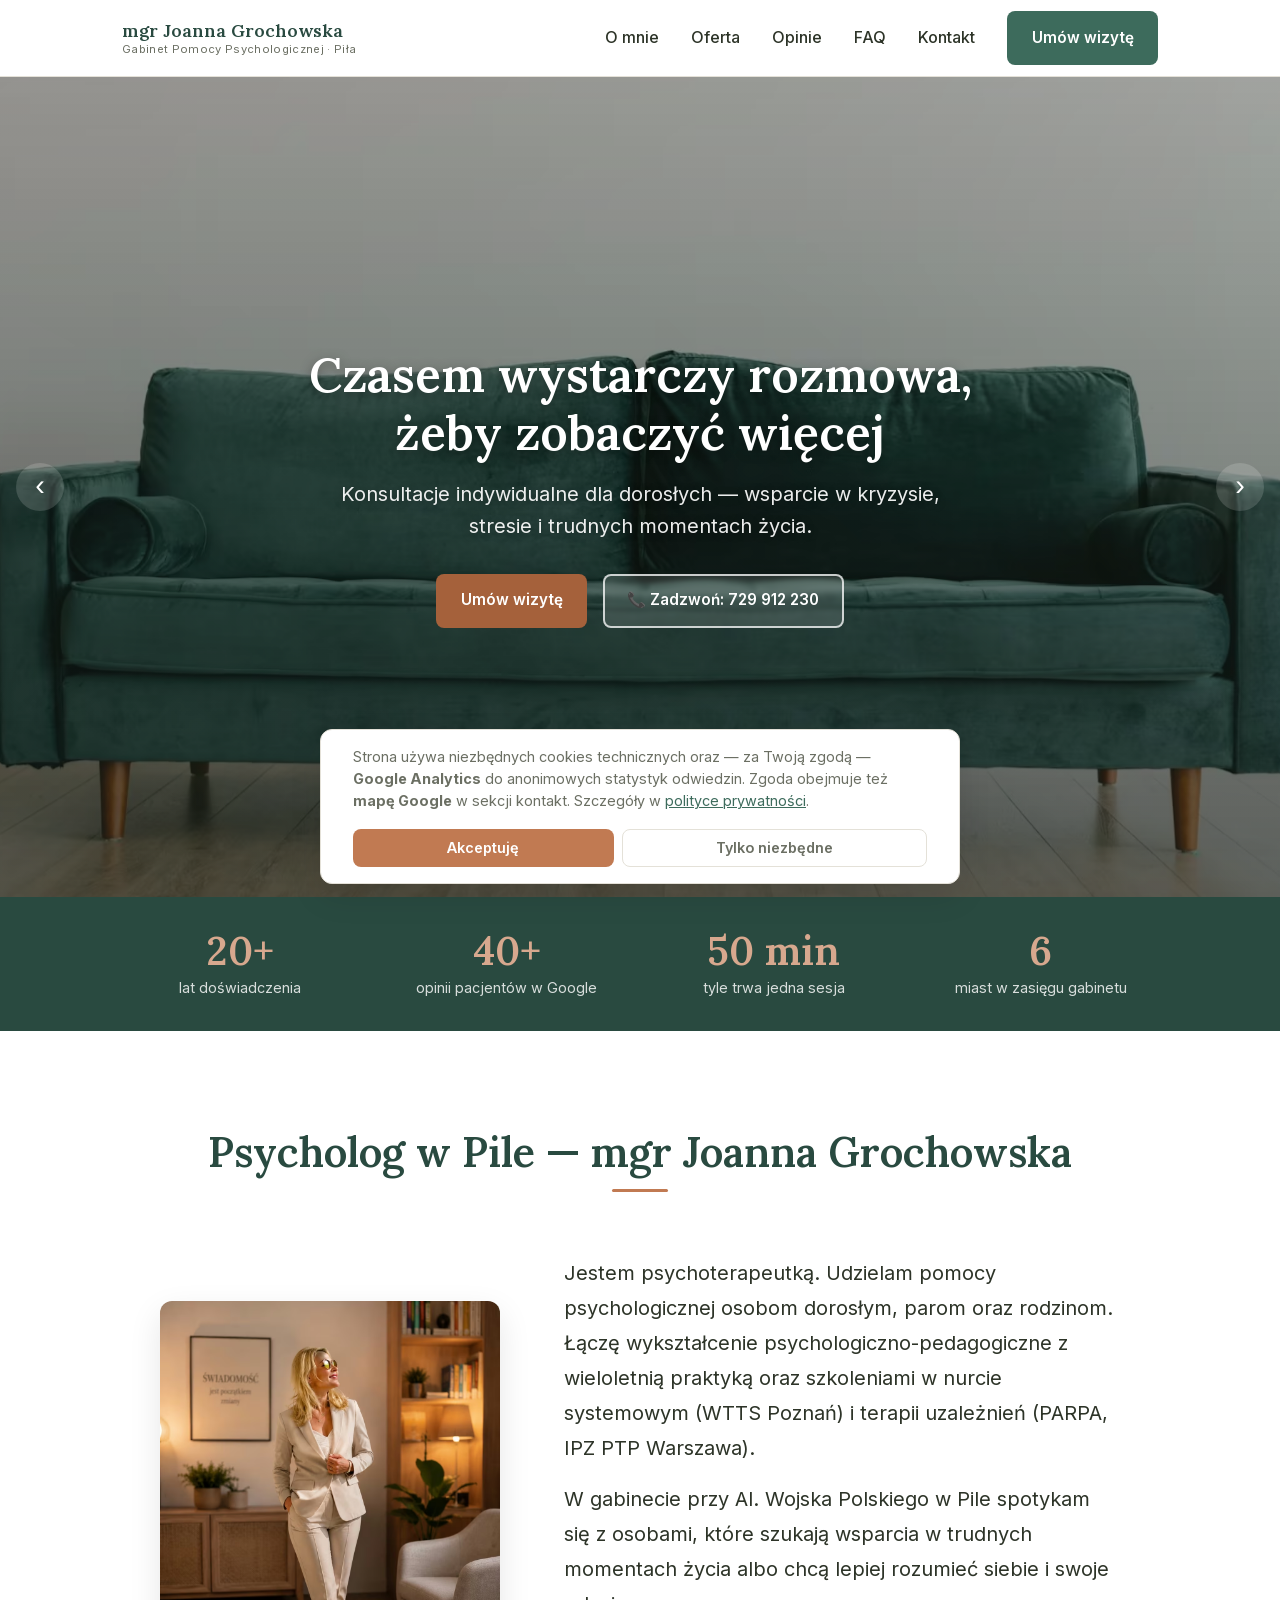
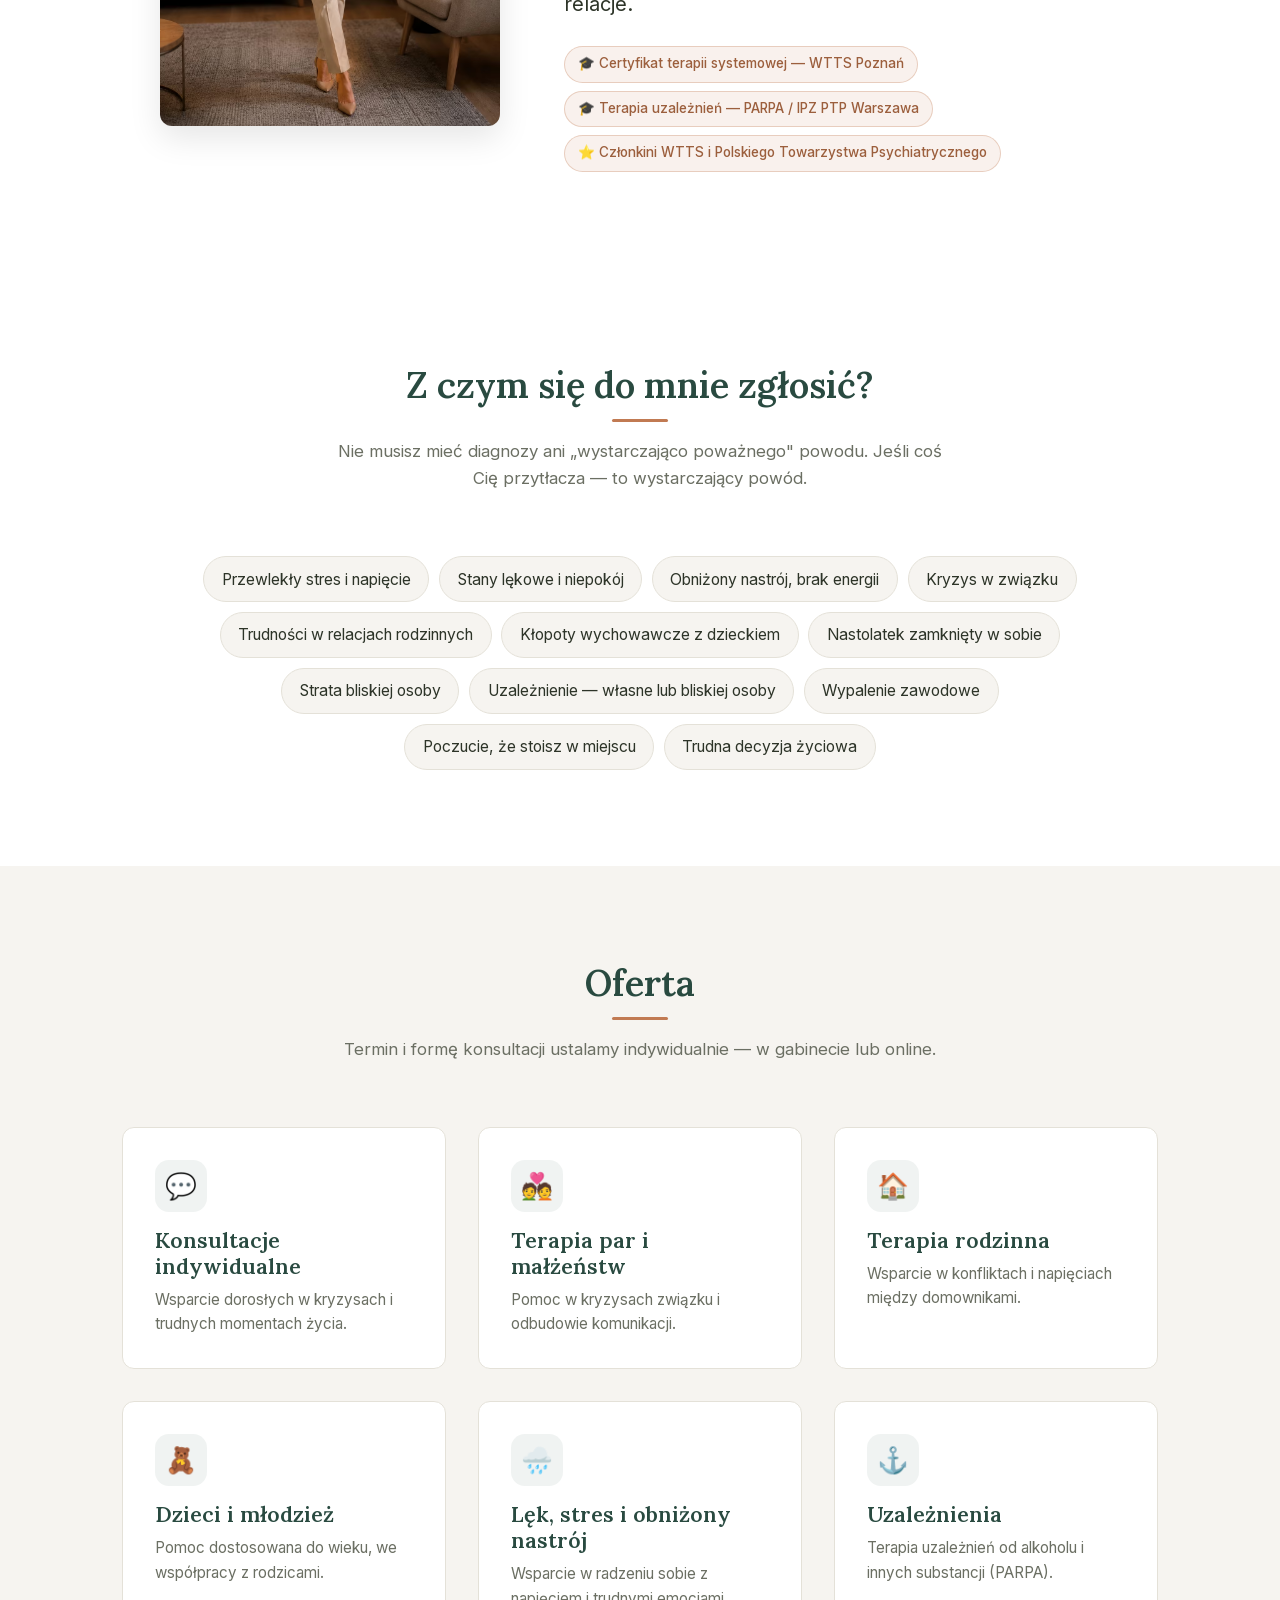
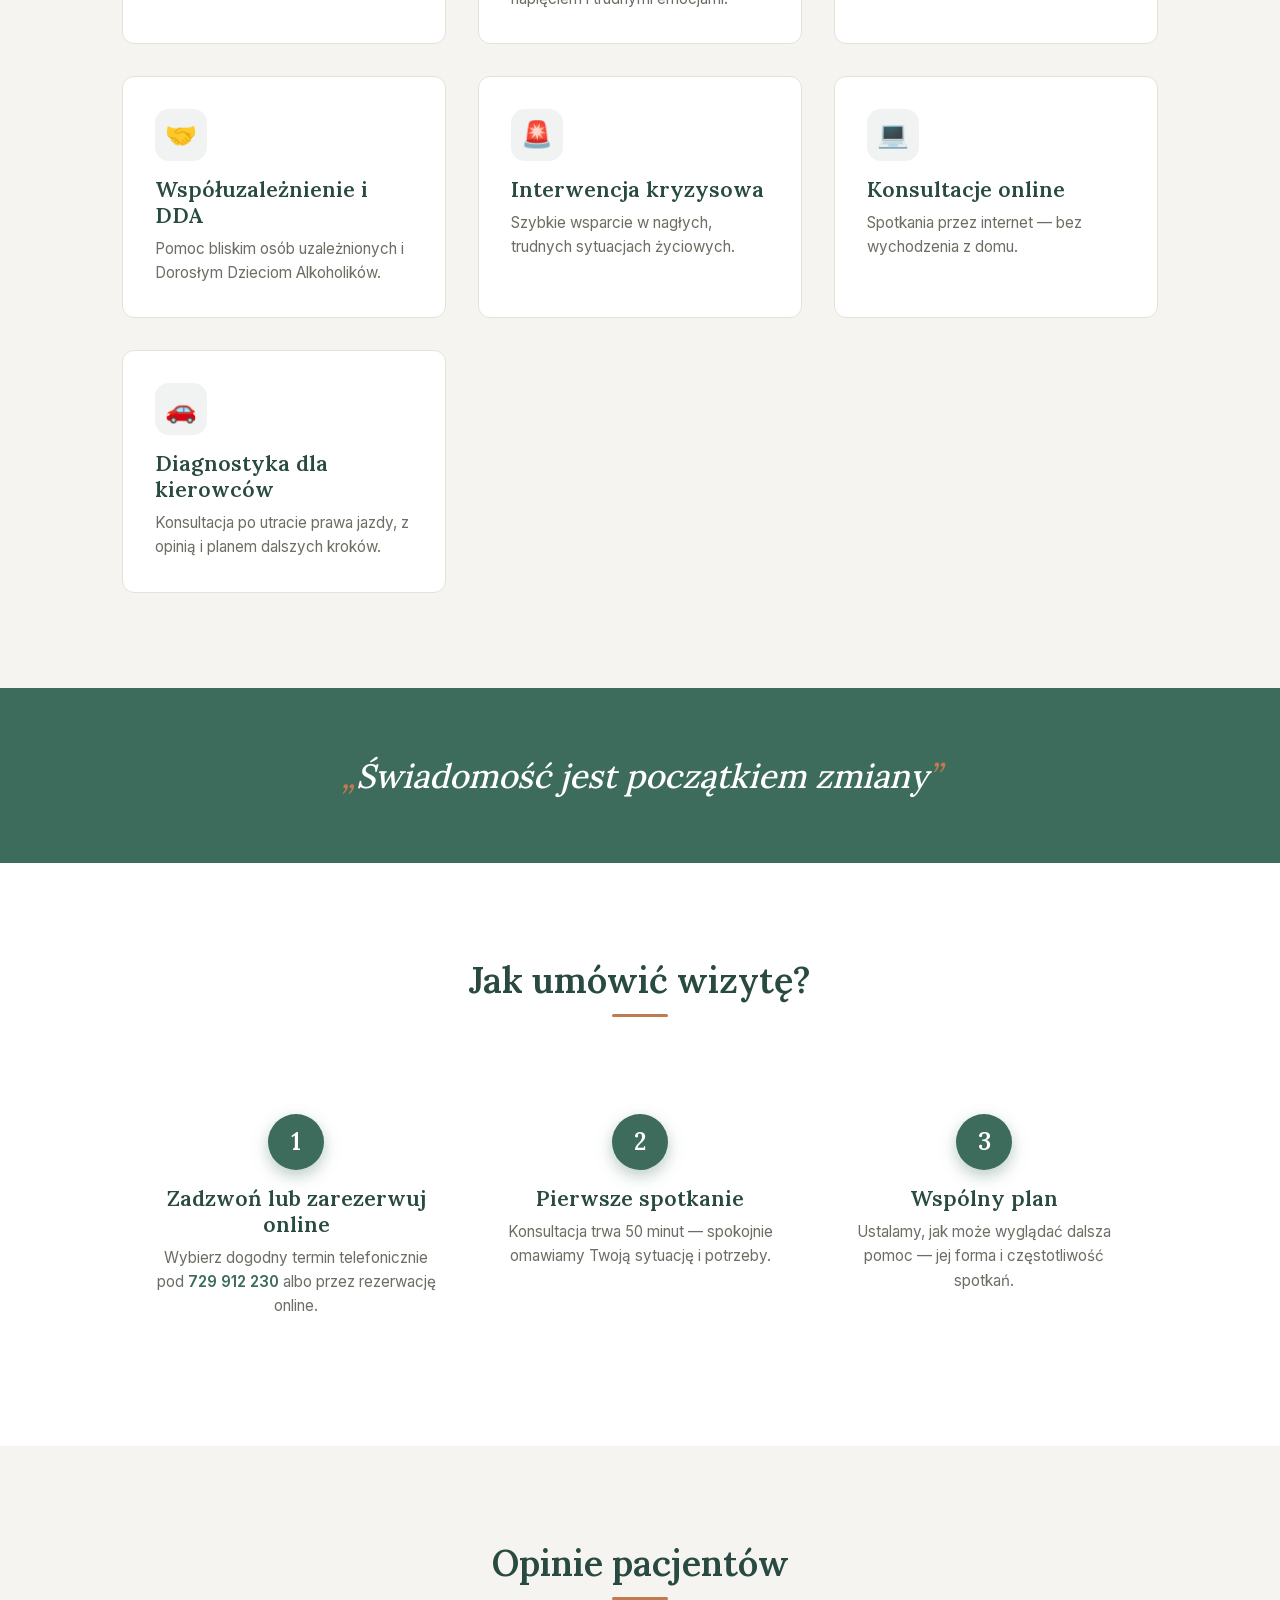
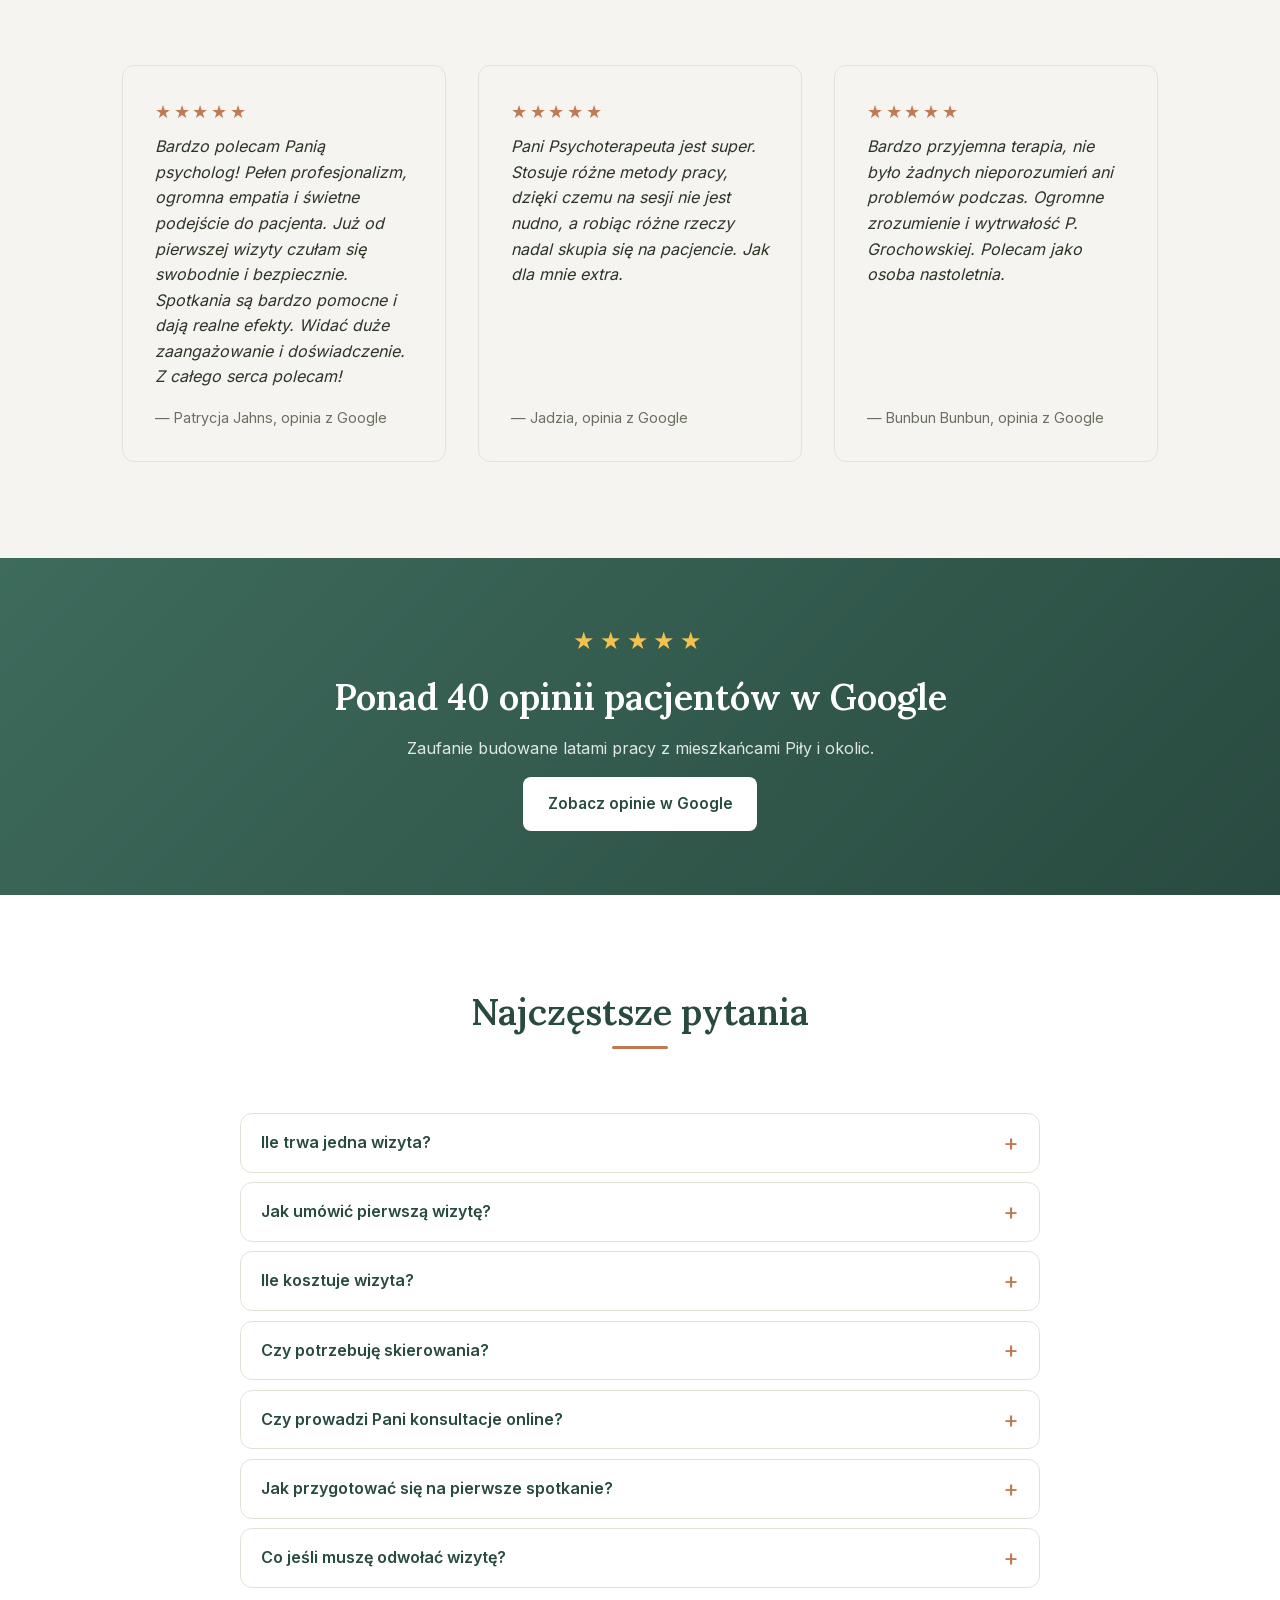
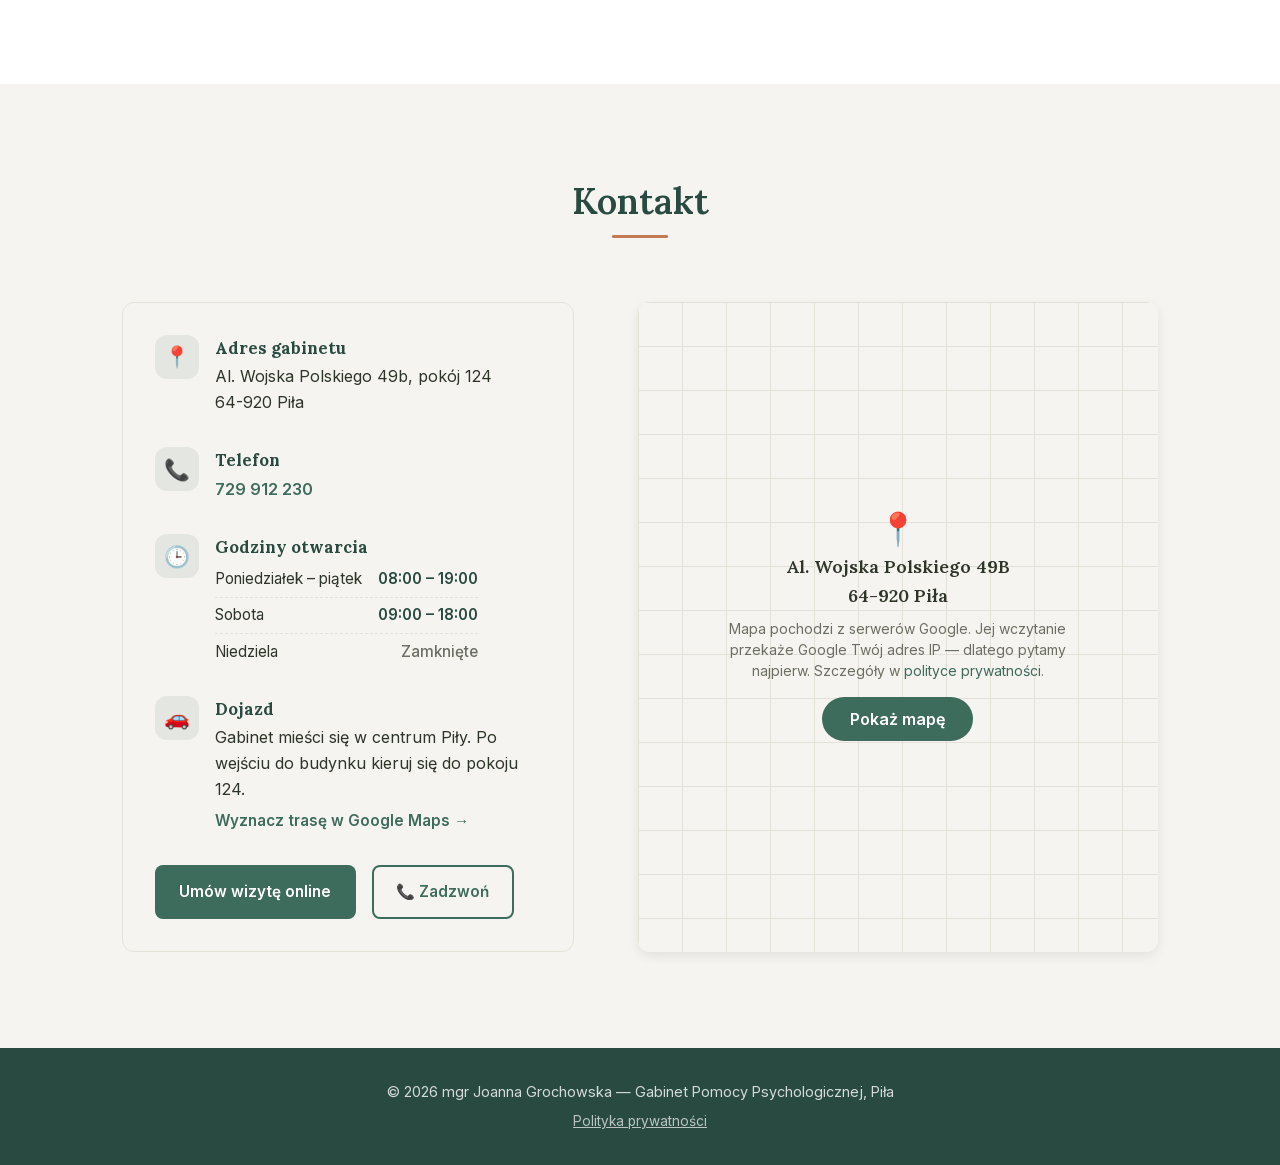
<file: index.html>
<!DOCTYPE html>
<html lang="pl">
<head>
  <meta charset="UTF-8">
  <meta name="viewport" content="width=device-width, initial-scale=1.0">

  <title>Psycholog Piła – mgr Joanna Grochowska | Pomoc psychologiczna</title>
  <meta name="description" content="Psycholog w Pile – mgr Joanna Grochowska. Konsultacje indywidualne, dla par, rodzin, dzieci i młodzieży. Al. Wojska Polskiego 49b. Umów wizytę: 729 912 230.">
  <meta name="author" content="mgr Joanna Grochowska">
  <meta name="robots" content="index, follow, max-image-preview:large, max-snippet:-1">
  <link rel="canonical" href="https://pilapsycholog.pl/">

  <!-- Lokalne SEO -->
  <meta name="geo.region" content="PL-WP">
  <meta name="geo.placename" content="Piła">
  <meta name="geo.position" content="53.1528973;16.7112972">
  <meta name="ICBM" content="53.1528973, 16.7112972">

  <!-- Open Graph (podgląd linku na Facebooku/WhatsAppie) -->
  <meta property="og:type" content="website">
  <meta property="og:locale" content="pl_PL">
  <meta property="og:site_name" content="Gabinet Pomocy Psychologicznej mgr Joanna Grochowska">
  <meta property="og:title" content="Psycholog Piła – mgr Joanna Grochowska">
  <meta property="og:description" content="Konsultacje indywidualne, dla par, rodzin, dzieci i młodzieży. Gabinet przy Al. Wojska Polskiego 49b w Pile.">
  <meta property="og:url" content="https://pilapsycholog.pl/">
  <meta property="og:image" content="https://pilapsycholog.pl/obrazy/og-image.jpg">
  <meta property="og:image:width" content="1200">
  <meta property="og:image:height" content="630">
  <meta property="og:image:alt" content="mgr Joanna Grochowska — psychoterapeutka w Pile">

  <!-- Twitter Card -->
  <meta name="twitter:card" content="summary_large_image">
  <meta name="twitter:title" content="Psycholog Piła – mgr Joanna Grochowska">
  <meta name="twitter:description" content="Konsultacje indywidualne, dla par, rodzin, dzieci i młodzieży w Pile.">
  <meta name="twitter:image" content="https://pilapsycholog.pl/obrazy/og-image.jpg">
  <meta name="twitter:image:alt" content="mgr Joanna Grochowska — psychoterapeutka w Pile">

  <!-- Wygląd w przeglądarce mobilnej -->
  <meta name="theme-color" content="#3d6b5c">
  <meta name="format-detection" content="telephone=yes">
  <meta name="apple-mobile-web-app-title" content="Psycholog Piła">

  <!-- Ikony -->
  <link rel="icon" href="favicon.ico?v=1" sizes="any">
  <link rel="icon" type="image/svg+xml" href="favicon.svg?v=1">
  <link rel="icon" type="image/png" sizes="32x32" href="favicon-32x32.png?v=1">
  <link rel="icon" type="image/png" sizes="16x16" href="favicon-16x16.png?v=1">
  <link rel="apple-touch-icon" sizes="180x180" href="apple-touch-icon.png?v=1">
  <link rel="manifest" href="site.webmanifest">


  <!-- Szybsze wczytanie pierwszego slajdu -->
  <!-- imagesrcset musi byc identyczny jak w <picture>, inaczej telefon pobralby
       najpierw wersje 900px z preloadu, a potem 1920px wybrana przez srcset. -->
  <link rel="preload" as="image" type="image/avif" imagesrcset="obrazy/slajd-gabinet-mobile.avif 900w, obrazy/slajd-gabinet.avif 1920w" imagesizes="130vw" media="(max-width: 768px)" fetchpriority="high">
  <link rel="preload" as="image" type="image/avif" href="obrazy/slajd-gabinet.avif" media="(min-width: 769px)" fetchpriority="high">

  <link rel="stylesheet" href="css/styles.css?v=20">
  <script>document.documentElement.classList.add('js');</script>

  <!-- Google Analytics 4 — RODO: skrypt Google wczytuje się DOPIERO po zgodzie.
       Bez zgody przeglądarka nie nawiązuje żadnego połączenia z serwerami Google. -->
  <script>
    window.dataLayer = window.dataLayer || [];
    function gtag(){dataLayer.push(arguments);}

    // Consent Mode v2 — domyślnie wszystko odmowa.
    gtag('consent', 'default', {
      'ad_storage': 'denied',
      'ad_user_data': 'denied',
      'ad_personalization': 'denied',
      'analytics_storage': 'denied'
    });

    gtag('js', new Date());
    gtag('config', 'G-FDWGPE3CQD', { 'anonymize_ip': true });

    // Dociąga gtag.js. Polecenia powyżej czekają w dataLayer i wykonają się
    // dopiero po wczytaniu — dlatego można je kolejkować przed pobraniem skryptu.
    window.wczytajGoogleAnalytics = function () {
      if (window.__gaWczytany) return;
      window.__gaWczytany = true;
      var s = document.createElement('script');
      s.async = true;
      s.src = 'https://www.googletagmanager.com/gtag/js?id=G-FDWGPE3CQD';
      document.head.appendChild(s);
    };

    // Zgoda z poprzedniej wizyty — wczytaj od razu, bez czekania na baner.
    try {
      if (localStorage.getItem('cookies-consent-v2') === 'accepted') {
        gtag('consent', 'update', {
          'analytics_storage': 'granted',
          'ad_storage': 'denied',
          'ad_user_data': 'denied',
          'ad_personalization': 'denied'
        });
        window.wczytajGoogleAnalytics();
      }
    } catch (e) { /* localStorage zablokowany — zostaje odmowa */ }
  </script>

  <!-- Dane strukturalne dla Google -->
  <script type="application/ld+json">
  {
    "@context": "https://schema.org",
    "@graph": [
      {
        "@type": ["MedicalBusiness", "Psychologist"],
        "@id": "https://pilapsycholog.pl/#gabinet",
        "name": "Gabinet Pomocy Psychologicznej mgr Joanna Grochowska",
        "alternateName": "Psycholog Piła — Joanna Grochowska",
        "description": "Gabinet pomocy psychologicznej w Pile. Konsultacje indywidualne, terapia par, rodzin, dzieci i młodzieży, terapia uzależnień, DDA, interwencja kryzysowa oraz konsultacje online.",
        "url": "https://pilapsycholog.pl/",
        "telephone": "+48729912230",
        "image": "https://pilapsycholog.pl/obrazy/og-image.jpg",
        "priceRange": "$$",
        "currenciesAccepted": "PLN",
        "medicalSpecialty": "Psychiatric",
        "address": {
          "@type": "PostalAddress",
          "streetAddress": "Al. Wojska Polskiego 49b, pokój 124",
          "addressLocality": "Piła",
          "postalCode": "64-920",
          "addressRegion": "wielkopolskie",
          "addressCountry": "PL"
        },
        "geo": {
          "@type": "GeoCoordinates",
          "latitude": 53.153055,
          "longitude": 16.711191
        },
        "hasMap": "https://maps.app.goo.gl/r768JN9CLLeEUjns5",
        "sameAs": ["https://maps.app.goo.gl/r768JN9CLLeEUjns5"],
        "openingHoursSpecification": [
          {
            "@type": "OpeningHoursSpecification",
            "dayOfWeek": ["Monday", "Tuesday", "Wednesday", "Thursday", "Friday"],
            "opens": "08:00",
            "closes": "19:00"
          },
          {
            "@type": "OpeningHoursSpecification",
            "dayOfWeek": "Saturday",
            "opens": "09:00",
            "closes": "18:00"
          }
        ],
        "areaServed": [
          { "@type": "City", "name": "Piła" },
          { "@type": "City", "name": "Wałcz" },
          { "@type": "City", "name": "Trzcianka" },
          { "@type": "City", "name": "Czarnków" },
          { "@type": "City", "name": "Złotów" },
          { "@type": "City", "name": "Chodzież" }
        ],
        "availableLanguage": { "@type": "Language", "name": "Polski" },
        "provider": { "@id": "https://pilapsycholog.pl/#joanna" },
        "hasOfferCatalog": {
          "@type": "OfferCatalog",
          "name": "Oferta gabinetu",
          "itemListElement": [
            { "@type": "Offer", "itemOffered": { "@type": "Service", "name": "Konsultacje indywidualne", "description": "Wsparcie dorosłych w kryzysach i trudnych momentach życia." } },
            { "@type": "Offer", "itemOffered": { "@type": "Service", "name": "Terapia par i małżeństw", "description": "Pomoc w kryzysach związku i odbudowie komunikacji." } },
            { "@type": "Offer", "itemOffered": { "@type": "Service", "name": "Terapia rodzinna", "description": "Wsparcie w konfliktach i napięciach między domownikami." } },
            { "@type": "Offer", "itemOffered": { "@type": "Service", "name": "Pomoc psychologiczna dla dzieci i młodzieży", "description": "Pomoc dostosowana do wieku, we współpracy z rodzicami." } },
            { "@type": "Offer", "itemOffered": { "@type": "Service", "name": "Lęk, stres i obniżony nastrój", "description": "Wsparcie w radzeniu sobie z napięciem i trudnymi emocjami." } },
            { "@type": "Offer", "itemOffered": { "@type": "Service", "name": "Terapia uzależnień", "description": "Terapia uzależnień od alkoholu i innych substancji." } },
            { "@type": "Offer", "itemOffered": { "@type": "Service", "name": "Współuzależnienie i DDA", "description": "Pomoc bliskim osób uzależnionych i Dorosłym Dzieciom Alkoholików." } },
            { "@type": "Offer", "itemOffered": { "@type": "Service", "name": "Interwencja kryzysowa", "description": "Szybkie wsparcie w nagłych, trudnych sytuacjach życiowych." } },
            { "@type": "Offer", "itemOffered": { "@type": "Service", "name": "Konsultacje online", "description": "Spotkania przez internet — bez wychodzenia z domu." } },
            { "@type": "Offer", "itemOffered": { "@type": "Service", "name": "Diagnostyka dla kierowców", "description": "Konsultacja po utracie prawa jazdy, z opinią i planem dalszych kroków." } }
          ]
        }
      },
      {
        "@type": "Person",
        "@id": "https://pilapsycholog.pl/#joanna",
        "name": "mgr Joanna Grochowska",
        "jobTitle": "Psychoterapeutka",
        "worksFor": { "@id": "https://pilapsycholog.pl/#gabinet" },
        "knowsLanguage": "pl",
        "knowsAbout": [
          "psychoterapia systemowa",
          "terapia par",
          "terapia rodzin",
          "terapia uzależnień",
          "DDA",
          "interwencja kryzysowa"
        ],
        "memberOf": [
          { "@type": "Organization", "name": "Wielkopolskie Towarzystwo Terapii Systemowej" },
          { "@type": "Organization", "name": "Polskie Towarzystwo Psychiatryczne" }
        ]
      },
      {
        "@type": "WebSite",
        "@id": "https://pilapsycholog.pl/#strona",
        "url": "https://pilapsycholog.pl/",
        "name": "Psycholog Piła — mgr Joanna Grochowska",
        "inLanguage": "pl-PL",
        "publisher": { "@id": "https://pilapsycholog.pl/#gabinet" }
      },
      {
        "@type": "FAQPage",
        "@id": "https://pilapsycholog.pl/#faq",
        "mainEntity": [
          {
            "@type": "Question",
            "name": "Ile trwa jedna wizyta?",
            "acceptedAnswer": { "@type": "Answer", "text": "Standardowa sesja trwa 50 minut. Proszę o przyjście około 5 minut wcześniej." }
          },
          {
            "@type": "Question",
            "name": "Jak umówić pierwszą wizytę?",
            "acceptedAnswer": { "@type": "Answer", "text": "Najprościej telefonicznie pod numerem 729 912 230 albo przez rezerwację online, gdzie widać wolne terminy." }
          },
          {
            "@type": "Question",
            "name": "Ile kosztuje wizyta?",
            "acceptedAnswer": { "@type": "Answer", "text": "Cenę ustalamy indywidualnie, w zależności od rodzaju konsultacji. Proszę o kontakt telefoniczny — chętnie odpowiem na wszystkie pytania." }
          },
          {
            "@type": "Question",
            "name": "Czy potrzebuję skierowania?",
            "acceptedAnswer": { "@type": "Answer", "text": "Nie. Gabinet działa prywatnie, więc skierowanie nie jest potrzebne — wystarczy umówić termin." }
          },
          {
            "@type": "Question",
            "name": "Czy prowadzi Pani konsultacje online?",
            "acceptedAnswer": { "@type": "Answer", "text": "Tak. Spotkania online odbywają się w tej samej formie co w gabinecie — to dobre rozwiązanie dla osób spoza Piły lub w podróży." }
          },
          {
            "@type": "Question",
            "name": "Jak przygotować się na pierwsze spotkanie?",
            "acceptedAnswer": { "@type": "Answer", "text": "Nie trzeba się przygotowywać. Pierwsza wizyta to spokojna rozmowa o tym, co Cię sprowadza — nic nie musisz mówić na siłę." }
          },
          {
            "@type": "Question",
            "name": "Co jeśli muszę odwołać wizytę?",
            "acceptedAnswer": { "@type": "Answer", "text": "Proszę o telefon możliwie wcześnie — dzięki temu termin będzie mógł trafić do innej osoby, która czeka na pomoc." }
          }
        ]
      }
    ]
  }
  </script>
</head>
<body>
  <a class="skip-link" href="#main">Przejdź do treści</a>

  <header class="header">
    <nav class="nav container">
      <div class="nav__logo">
        mgr Joanna Grochowska
        <small>Gabinet Pomocy Psychologicznej · Piła</small>
      </div>
      <button class="nav__toggle" aria-label="Otwórz menu" aria-expanded="false">☰</button>
      <ul class="nav__menu">
        <li><a class="nav__link" href="#o-mnie">O mnie</a></li>
        <li><a class="nav__link" href="#oferta">Oferta</a></li>
        <li><a class="nav__link" href="#opinie">Opinie</a></li>
        <li><a class="nav__link" href="#faq">FAQ</a></li>
        <li><a class="nav__link" href="#kontakt">Kontakt</a></li>
        <li><a class="btn btn--primary" href="https://psychoterapeuta-pila.pl/rezerwacja.html?utm_source=pilapsycholog_pl&utm_medium=referral&utm_campaign=druga_strona">Umów wizytę</a></li>
      </ul>
    </nav>
  </header>

  <main id="main">
    <section class="slider" aria-label="Obszary pomocy psychologicznej">
      <div class="slider__track">

        <div class="slide slide--active">
          <!-- Kadr jest powiekszany w CSS o 1.3 (transform: scale), wiec przy
               ekranie 390px zdjecie zajmuje 507px CSS = 1521px na ekranie 3x.
               Sam plik 900px byl przez to rozciagany prawie dwukrotnie. Deskryptory
               "w" + sizes="130vw" pozwalaja przegladarce wziac wersje 1920px tam,
               gdzie gestosc ekranu tego wymaga; ekrany 1x nadal dostaja 900px.
               JPG (fallback dla najstarszych przegladarek) zostaje przy 900px. -->
          <picture>
            <source media="(max-width: 768px)" type="image/avif" srcset="obrazy/slajd-gabinet-mobile.avif 900w, obrazy/slajd-gabinet.avif 1920w" sizes="130vw">
            <source media="(max-width: 768px)" type="image/webp" srcset="obrazy/slajd-gabinet-mobile.webp 900w, obrazy/slajd-gabinet.webp 1920w" sizes="130vw">
            <source media="(max-width: 768px)" srcset="obrazy/slajd-gabinet-mobile.jpg">
            <source type="image/avif" srcset="obrazy/slajd-gabinet.avif">
            <source type="image/webp" srcset="obrazy/slajd-gabinet.webp">
            <img src="obrazy/slajd-gabinet.jpg" alt="Spokojny gabinet z zieloną sofą" fetchpriority="high">
          </picture>
          <div class="slide__overlay"></div>
          <div class="slide__caption container">
            <p class="slide__title">Czasem wystarczy rozmowa, żeby zobaczyć więcej</p>
            <p>Konsultacje indywidualne dla dorosłych — wsparcie w kryzysie, stresie i trudnych momentach życia.</p>
            <div class="slide__cta">
              <a class="btn btn--accent" href="https://psychoterapeuta-pila.pl/rezerwacja.html?utm_source=pilapsycholog_pl&utm_medium=referral&utm_campaign=druga_strona">Umów wizytę</a>
              <a class="btn btn--ghost-light" href="tel:+48729912230">📞 Zadzwoń: 729 912 230</a>
            </div>
          </div>
        </div>

        <div class="slide">
          <picture>
            <source media="(max-width: 768px)" type="image/avif" srcset="obrazy/slajd-para-mobile.avif 900w, obrazy/slajd-para.avif 1920w" sizes="130vw">
            <source media="(max-width: 768px)" type="image/webp" srcset="obrazy/slajd-para-mobile.webp 900w, obrazy/slajd-para.webp 1920w" sizes="130vw">
            <source media="(max-width: 768px)" srcset="obrazy/slajd-para-mobile.jpg">
            <source type="image/avif" srcset="obrazy/slajd-para.avif">
            <source type="image/webp" srcset="obrazy/slajd-para.webp">
            <img src="obrazy/slajd-para.jpg" alt="Dłonie pary ułożone w kształt serca" loading="lazy">
          </picture>
          <div class="slide__overlay"></div>
          <div class="slide__caption container">
            <p class="slide__title">Bliskość zaczyna się od zrozumienia</p>
            <p>Pomoc dla par w kryzysie — odbudowa komunikacji i wzajemnego zaufania.</p>
            <div class="slide__cta">
              <a class="btn btn--accent" href="https://psychoterapeuta-pila.pl/rezerwacja.html?utm_source=pilapsycholog_pl&utm_medium=referral&utm_campaign=druga_strona">Umów wizytę</a>
              <a class="btn btn--ghost-light" href="tel:+48729912230">📞 Zadzwoń: 729 912 230</a>
            </div>
          </div>
        </div>

        <div class="slide">
          <picture>
            <source media="(max-width: 768px)" type="image/avif" srcset="obrazy/slajd-rodzina-mobile.avif 900w, obrazy/slajd-rodzina.avif 1920w" sizes="130vw">
            <source media="(max-width: 768px)" type="image/webp" srcset="obrazy/slajd-rodzina-mobile.webp 900w, obrazy/slajd-rodzina.webp 1920w" sizes="130vw">
            <source media="(max-width: 768px)" srcset="obrazy/slajd-rodzina-mobile.jpg">
            <source type="image/avif" srcset="obrazy/slajd-rodzina.avif">
            <source type="image/webp" srcset="obrazy/slajd-rodzina.webp">
            <img src="obrazy/slajd-rodzina.jpg" alt="Mama z dziećmi spędzająca razem czas" loading="lazy">
          </picture>
          <div class="slide__overlay"></div>
          <div class="slide__caption container">
            <p class="slide__title">Dom to relacje, nie tylko ściany</p>
            <p>Wsparcie dla rodzin w konfliktach i trudnościach, które dotykają wszystkich domowników.</p>
            <div class="slide__cta">
              <a class="btn btn--accent" href="https://psychoterapeuta-pila.pl/rezerwacja.html?utm_source=pilapsycholog_pl&utm_medium=referral&utm_campaign=druga_strona">Umów wizytę</a>
              <a class="btn btn--ghost-light" href="tel:+48729912230">📞 Zadzwoń: 729 912 230</a>
            </div>
          </div>
        </div>

        <div class="slide">
          <picture>
            <source media="(max-width: 768px)" type="image/avif" srcset="obrazy/slajd-dziecko-mobile.avif 900w, obrazy/slajd-dziecko.avif 1920w" sizes="130vw">
            <source media="(max-width: 768px)" type="image/webp" srcset="obrazy/slajd-dziecko-mobile.webp 900w, obrazy/slajd-dziecko.webp 1920w" sizes="130vw">
            <source media="(max-width: 768px)" srcset="obrazy/slajd-dziecko-mobile.jpg">
            <source type="image/avif" srcset="obrazy/slajd-dziecko.avif">
            <source type="image/webp" srcset="obrazy/slajd-dziecko.webp">
            <img src="obrazy/slajd-dziecko.jpg" alt="Roześmiane dziecko podczas zabawy" loading="lazy">
          </picture>
          <div class="slide__overlay"></div>
          <div class="slide__caption container">
            <p class="slide__title">Małe zmartwienia bywają największe</p>
            <p>Pomoc psychologiczna dla dzieci i młodzieży, dostosowana do wieku i sytuacji.</p>
            <div class="slide__cta">
              <a class="btn btn--accent" href="https://psychoterapeuta-pila.pl/rezerwacja.html?utm_source=pilapsycholog_pl&utm_medium=referral&utm_campaign=druga_strona">Umów wizytę</a>
              <a class="btn btn--ghost-light" href="tel:+48729912230">📞 Zadzwoń: 729 912 230</a>
            </div>
          </div>
        </div>

      </div>

      <button class="slider__arrow slider__arrow--prev" aria-label="Poprzedni slajd">‹</button>
      <button class="slider__arrow slider__arrow--next" aria-label="Następny slajd">›</button>
      <div class="slider__dots" role="tablist" aria-label="Wybór slajdu"></div>
    </section>

    <section class="stats-bar">
      <div class="container stats-bar__inner">
        <div class="stat reveal">
          <span class="stat__value" data-count="20" data-suffix="+">0</span>
          <span class="stat__label">lat doświadczenia</span>
        </div>
        <div class="stat reveal">
          <span class="stat__value" data-count="40" data-suffix="+">0</span>
          <span class="stat__label">opinii pacjentów w Google</span>
        </div>
        <div class="stat reveal">
          <span class="stat__value" data-count="50" data-suffix=" min">0</span>
          <span class="stat__label">tyle trwa jedna sesja</span>
        </div>
        <div class="stat reveal">
          <span class="stat__value" data-count="6" data-suffix="">0</span>
          <span class="stat__label">miast w zasięgu gabinetu</span>
        </div>
      </div>
    </section>

    <section class="section" id="o-mnie">
      <div class="container">
        <div class="section__header reveal">
          <h1>Psycholog w Pile — mgr Joanna Grochowska</h1>
        </div>
        <div class="about">
          <div class="about__photo reveal">
            <picture>
              <source media="(max-width: 768px)" type="image/avif" srcset="obrazy/joanna-grochowska-mobile.avif">
              <source media="(max-width: 768px)" type="image/webp" srcset="obrazy/joanna-grochowska-mobile.webp">
              <source media="(max-width: 768px)" srcset="obrazy/joanna-grochowska-mobile.jpg">
              <source type="image/avif" srcset="obrazy/joanna-grochowska.avif">
              <source type="image/webp" srcset="obrazy/joanna-grochowska.webp">
              <img src="obrazy/joanna-grochowska.jpg" alt="mgr Joanna Grochowska — psychoterapeutka w Pile" loading="lazy" width="1086" height="1358">
            </picture>
          </div>
          <div class="about__text reveal">
            <p>Jestem psychoterapeutką. Udzielam pomocy psychologicznej osobom dorosłym, parom oraz rodzinom. Łączę wykształcenie psychologiczno-pedagogiczne z wieloletnią praktyką oraz szkoleniami w nurcie systemowym (WTTS Poznań) i terapii uzależnień (PARPA, IPZ PTP Warszawa).</p>
            <p>W gabinecie przy Al. Wojska Polskiego w Pile spotykam się z osobami, które szukają wsparcia w trudnych momentach życia albo chcą lepiej rozumieć siebie i swoje relacje.</p>
            <ul class="badges">
              <li class="badge">🎓 Certyfikat terapii systemowej — WTTS Poznań</li>
              <li class="badge">🎓 Terapia uzależnień — PARPA / IPZ PTP Warszawa</li>
              <li class="badge">⭐ Członkini WTTS i Polskiego Towarzystwa Psychiatrycznego</li>
            </ul>
          </div>
        </div>
      </div>
    </section>

    <section class="section problems-section" id="problemy">
      <div class="container">
        <div class="section__header reveal">
          <h2>Z czym się do mnie zgłosić?</h2>
          <p class="section__lead">Nie musisz mieć diagnozy ani „wystarczająco poważnego" powodu. Jeśli coś Cię przytłacza — to wystarczający powód.</p>
        </div>
        <ul class="problems reveal">
          <li>Przewlekły stres i napięcie</li>
          <li>Stany lękowe i niepokój</li>
          <li>Obniżony nastrój, brak energii</li>
          <li>Kryzys w związku</li>
          <li>Trudności w relacjach rodzinnych</li>
          <li>Kłopoty wychowawcze z dzieckiem</li>
          <li>Nastolatek zamknięty w sobie</li>
          <li>Strata bliskiej osoby</li>
          <li>Uzależnienie — własne lub bliskiej osoby</li>
          <li>Wypalenie zawodowe</li>
          <li>Poczucie, że stoisz w miejscu</li>
          <li>Trudna decyzja życiowa</li>
        </ul>
      </div>
    </section>

    <section class="section section--alt" id="oferta">
      <div class="container">
        <div class="section__header reveal">
          <h2>Oferta</h2>
          <p class="section__lead">Termin i formę konsultacji ustalamy indywidualnie — w gabinecie lub online.</p>
        </div>
        <div class="offer-grid reveal">
          <div class="offer-card">
            <span class="offer-card__icon" aria-hidden="true">💬</span>
            <h3>Konsultacje indywidualne</h3>
            <p>Wsparcie dorosłych w kryzysach i trudnych momentach życia.</p>
          </div>
          <div class="offer-card">
            <span class="offer-card__icon" aria-hidden="true">💑</span>
            <h3>Terapia par i małżeństw</h3>
            <p>Pomoc w kryzysach związku i odbudowie komunikacji.</p>
          </div>
          <div class="offer-card">
            <span class="offer-card__icon" aria-hidden="true">🏠</span>
            <h3>Terapia rodzinna</h3>
            <p>Wsparcie w konfliktach i napięciach między domownikami.</p>
          </div>
          <div class="offer-card">
            <span class="offer-card__icon" aria-hidden="true">🧸</span>
            <h3>Dzieci i młodzież</h3>
            <p>Pomoc dostosowana do wieku, we współpracy z rodzicami.</p>
          </div>
          <div class="offer-card">
            <span class="offer-card__icon" aria-hidden="true">🌧️</span>
            <h3>Lęk, stres i obniżony nastrój</h3>
            <p>Wsparcie w radzeniu sobie z napięciem i trudnymi emocjami.</p>
          </div>
          <div class="offer-card">
            <span class="offer-card__icon" aria-hidden="true">⚓</span>
            <h3>Uzależnienia</h3>
            <p>Terapia uzależnień od alkoholu i innych substancji (PARPA).</p>
          </div>
          <div class="offer-card">
            <span class="offer-card__icon" aria-hidden="true">🤝</span>
            <h3>Współuzależnienie i DDA</h3>
            <p>Pomoc bliskim osób uzależnionych i Dorosłym Dzieciom Alkoholików.</p>
          </div>
          <div class="offer-card">
            <span class="offer-card__icon" aria-hidden="true">🚨</span>
            <h3>Interwencja kryzysowa</h3>
            <p>Szybkie wsparcie w nagłych, trudnych sytuacjach życiowych.</p>
          </div>
          <div class="offer-card">
            <span class="offer-card__icon" aria-hidden="true">💻</span>
            <h3>Konsultacje online</h3>
            <p>Spotkania przez internet — bez wychodzenia z domu.</p>
          </div>
          <div class="offer-card">
            <span class="offer-card__icon" aria-hidden="true">🚗</span>
            <h3>Diagnostyka dla kierowców</h3>
            <p>Konsultacja po utracie prawa jazdy, z opinią i planem dalszych kroków.</p>
          </div>
        </div>
      </div>
    </section>

    <section class="quote-band">
      <div class="container">
        <blockquote class="quote reveal">
          <p>Świadomość jest początkiem zmiany</p>
        </blockquote>
      </div>
    </section>

    <section class="section steps-section">
      <div class="container">
        <div class="section__header reveal">
          <h2>Jak umówić wizytę?</h2>
        </div>
        <div class="steps reveal">
          <div class="step">
            <span class="step__number">1</span>
            <h3>Zadzwoń lub zarezerwuj online</h3>
            <p>Wybierz dogodny termin telefonicznie pod <a href="tel:+48729912230">729 912 230</a> albo przez rezerwację online.</p>
          </div>
          <div class="step">
            <span class="step__number">2</span>
            <h3>Pierwsze spotkanie</h3>
            <p>Konsultacja trwa 50 minut — spokojnie omawiamy Twoją sytuację i potrzeby.</p>
          </div>
          <div class="step">
            <span class="step__number">3</span>
            <h3>Wspólny plan</h3>
            <p>Ustalamy, jak może wyglądać dalsza pomoc — jej forma i częstotliwość spotkań.</p>
          </div>
        </div>
      </div>
    </section>

    <section class="section section--alt" id="opinie">
      <div class="container">
        <div class="section__header reveal">
          <h2>Opinie pacjentów</h2>
        </div>
        <div class="reviews-grid reveal">
          <blockquote class="review-card">
            <div class="review-card__stars" aria-hidden="true">★★★★★</div>
            <p>Bardzo polecam Panią psycholog! Pełen profesjonalizm, ogromna empatia i świetne podejście do pacjenta. Już od pierwszej wizyty czułam się swobodnie i bezpiecznie. Spotkania są bardzo pomocne i dają realne efekty. Widać duże zaangażowanie i doświadczenie. Z całego serca polecam!</p>
            <footer>— Patrycja Jahns, opinia z Google</footer>
          </blockquote>
          <blockquote class="review-card">
            <div class="review-card__stars" aria-hidden="true">★★★★★</div>
            <p>Pani Psychoterapeuta jest super. Stosuje różne metody pracy, dzięki czemu na sesji nie jest nudno, a robiąc różne rzeczy nadal skupia się na pacjencie. Jak dla mnie extra.</p>
            <footer>— Jadzia, opinia z Google</footer>
          </blockquote>
          <blockquote class="review-card">
            <div class="review-card__stars" aria-hidden="true">★★★★★</div>
            <p>Bardzo przyjemna terapia, nie było żadnych nieporozumień ani problemów podczas. Ogromne zrozumienie i wytrwałość P. Grochowskiej. Polecam jako osoba nastoletnia.</p>
            <footer>— Bunbun Bunbun, opinia z Google</footer>
          </blockquote>
        </div>
      </div>
    </section>

    <section class="reviews-band">
      <div class="container reviews-band__inner reveal">
        <div class="reviews-band__stars" aria-hidden="true">★★★★★</div>
        <h2>Ponad 40 opinii pacjentów w Google</h2>
        <p>Zaufanie budowane latami pracy z mieszkańcami Piły i okolic.</p>
        <a class="btn btn--light" href="https://maps.app.goo.gl/r768JN9CLLeEUjns5" target="_blank" rel="noopener">Zobacz opinie w Google</a>
      </div>
    </section>

    <section class="section" id="faq">
      <div class="container">
        <div class="section__header reveal">
          <h2>Najczęstsze pytania</h2>
        </div>
        <div class="faq reveal">
          <details class="faq__item">
            <summary>Ile trwa jedna wizyta?</summary>
            <div class="faq__answer"><p>Standardowa sesja trwa 50 minut. Proszę o przyjście około 5 minut wcześniej.</p></div>
          </details>
          <details class="faq__item">
            <summary>Jak umówić pierwszą wizytę?</summary>
            <div class="faq__answer"><p>Najprościej telefonicznie pod numerem <a href="tel:+48729912230">729 912 230</a> albo przez <a href="https://psychoterapeuta-pila.pl/rezerwacja.html?utm_source=pilapsycholog_pl&utm_medium=referral&utm_campaign=faq">rezerwację online</a>, gdzie widać wolne terminy.</p></div>
          </details>
          <details class="faq__item">
            <summary>Ile kosztuje wizyta?</summary>
            <div class="faq__answer"><p>Cenę ustalamy indywidualnie, w zależności od rodzaju konsultacji. Proszę o kontakt telefoniczny — chętnie odpowiem na wszystkie pytania.</p></div>
          </details>
          <details class="faq__item">
            <summary>Czy potrzebuję skierowania?</summary>
            <div class="faq__answer"><p>Nie. Gabinet działa prywatnie, więc skierowanie nie jest potrzebne — wystarczy umówić termin.</p></div>
          </details>
          <details class="faq__item">
            <summary>Czy prowadzi Pani konsultacje online?</summary>
            <div class="faq__answer"><p>Tak. Spotkania online odbywają się w tej samej formie co w gabinecie — to dobre rozwiązanie dla osób spoza Piły lub w podróży.</p></div>
          </details>
          <details class="faq__item">
            <summary>Jak przygotować się na pierwsze spotkanie?</summary>
            <div class="faq__answer"><p>Nie trzeba się przygotowywać. Pierwsza wizyta to spokojna rozmowa o tym, co Cię sprowadza — nic nie musisz mówić na siłę.</p></div>
          </details>
          <details class="faq__item">
            <summary>Co jeśli muszę odwołać wizytę?</summary>
            <div class="faq__answer"><p>Proszę o telefon możliwie wcześnie — dzięki temu termin będzie mógł trafić do innej osoby, która czeka na pomoc.</p></div>
          </details>
        </div>
      </div>
    </section>

    <section class="section section--alt" id="kontakt">
      <div class="container">
        <div class="section__header reveal">
          <h2>Kontakt</h2>
        </div>
        <div class="contact-grid">
          <div class="contact-info reveal">
            <div class="contact-item">
              <span class="contact-item__icon" aria-hidden="true">📍</span>
              <div class="contact-item__body">
                <strong>Adres gabinetu</strong>
                <p>Al. Wojska Polskiego 49b, pokój 124<br>64-920 Piła</p>
              </div>
            </div>
            <div class="contact-item">
              <span class="contact-item__icon" aria-hidden="true">📞</span>
              <div class="contact-item__body">
                <strong>Telefon</strong>
                <p><a href="tel:+48729912230">729 912 230</a></p>
              </div>
            </div>
            <div class="contact-item">
              <span class="contact-item__icon" aria-hidden="true">🕒</span>
              <div class="contact-item__body">
                <strong>Godziny otwarcia</strong>
                <ul class="hours">
                  <li><span>Poniedziałek – piątek</span><span>08:00 – 19:00</span></li>
                  <li><span>Sobota</span><span>09:00 – 18:00</span></li>
                  <li><span>Niedziela</span><span class="hours__closed">Zamknięte</span></li>
                </ul>
              </div>
            </div>
            <div class="contact-item">
              <span class="contact-item__icon" aria-hidden="true">🚗</span>
              <div class="contact-item__body">
                <strong>Dojazd</strong>
                <p>Gabinet mieści się w centrum Piły. Po wejściu do budynku kieruj się do pokoju 124.</p>
                <a class="contact-link" href="https://www.google.com/maps/dir/?api=1&destination=Al.+Wojska+Polskiego+49b,+64-920+Pi%C5%82a" target="_blank" rel="noopener">Wyznacz trasę w Google Maps →</a>
              </div>
            </div>
            <div class="contact-info__cta">
              <a class="btn btn--primary" href="https://psychoterapeuta-pila.pl/rezerwacja.html?utm_source=pilapsycholog_pl&utm_medium=referral&utm_campaign=druga_strona">Umów wizytę online</a>
              <a class="btn btn--outline" href="tel:+48729912230">📞 Zadzwoń</a>
            </div>
          </div>
          <div class="map-container reveal" data-map-consent>
            <iframe
              data-src="https://maps.google.com/maps?q=Psycholog+Pi%C5%82a+Gabinet+Pomocy+Psychologicznej+Psychoterapeuta&ll=53.1528973,16.7112972&t=&z=16&ie=UTF8&iwloc=A&output=embed"
              title="Gabinet Pomocy Psychologicznej na Google Maps — Al. Wojska Polskiego 49B, Piła"
              loading="lazy"
              referrerpolicy="no-referrer-when-downgrade"></iframe>
            <div class="map-consent">
              <span class="map-consent__pin" aria-hidden="true">📍</span>
              <p class="map-consent__address">Al. Wojska Polskiego 49B<br>64-920 Piła</p>
              <p class="map-consent__note">Mapa pochodzi z serwerów Google. Jej wczytanie przekaże Google Twój adres IP — dlatego pytamy najpierw. Szczegóły w <a href="polityka-prywatnosci.html">polityce prywatności</a>.</p>
              <button type="button" class="map-consent__btn" data-map-action="load">Pokaż mapę</button>
            </div>
          </div>
        </div>
      </div>
    </section>
  </main>

  <footer class="footer">
    <div class="container">
      <p>&copy; <span id="year"></span> mgr Joanna Grochowska — Gabinet Pomocy Psychologicznej, Piła</p>
      <p class="footer__legal"><a href="polityka-prywatnosci.html">Polityka prywatności</a></p>
    </div>
  </footer>

  <a class="call-fab" href="tel:+48729912230" aria-label="Zadzwoń: 729 912 230">
    <span aria-hidden="true">📞</span>
    <span class="call-fab__text">Zadzwoń</span>
  </a>

  <!-- ============== BANER COOKIES (Consent Mode v2) ============== -->
  <div class="cookie-banner" role="dialog" aria-label="Informacja o plikach cookies">
    <p>Strona używa niezbędnych cookies technicznych oraz — za Twoją zgodą — <strong>Google Analytics</strong> do anonimowych statystyk odwiedzin. Zgoda obejmuje też <strong>mapę Google</strong> w sekcji kontakt. Szczegóły w <a href="polityka-prywatnosci.html">polityce prywatności</a>.</p>
    <div class="cookie-banner__actions">
      <button class="cookie-banner__btn cookie-banner__btn--accept" type="button" data-cookie-action="accept">Akceptuję</button>
      <button class="cookie-banner__btn cookie-banner__btn--reject" type="button" data-cookie-action="reject">Tylko niezbędne</button>
    </div>
  </div>

  <script src="js/script.js?v=9"></script>
</body>
</html>
</file>
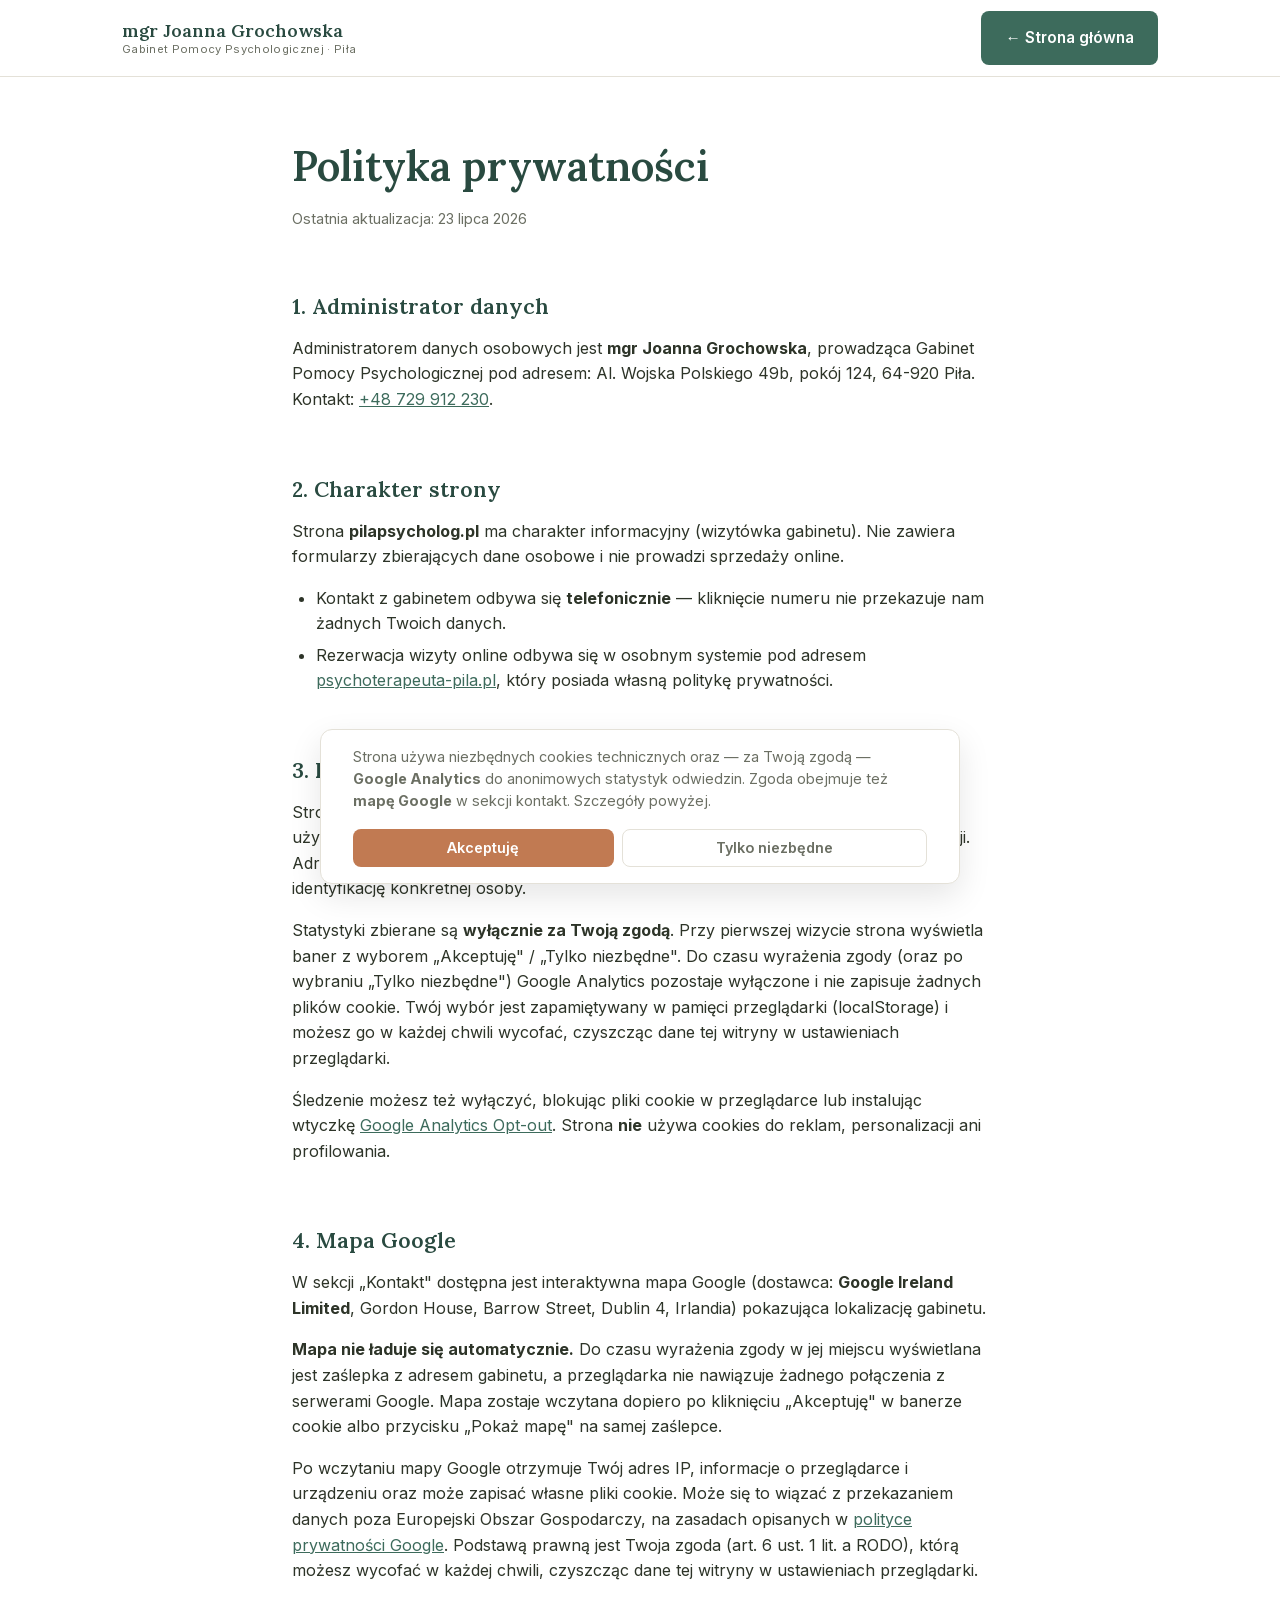
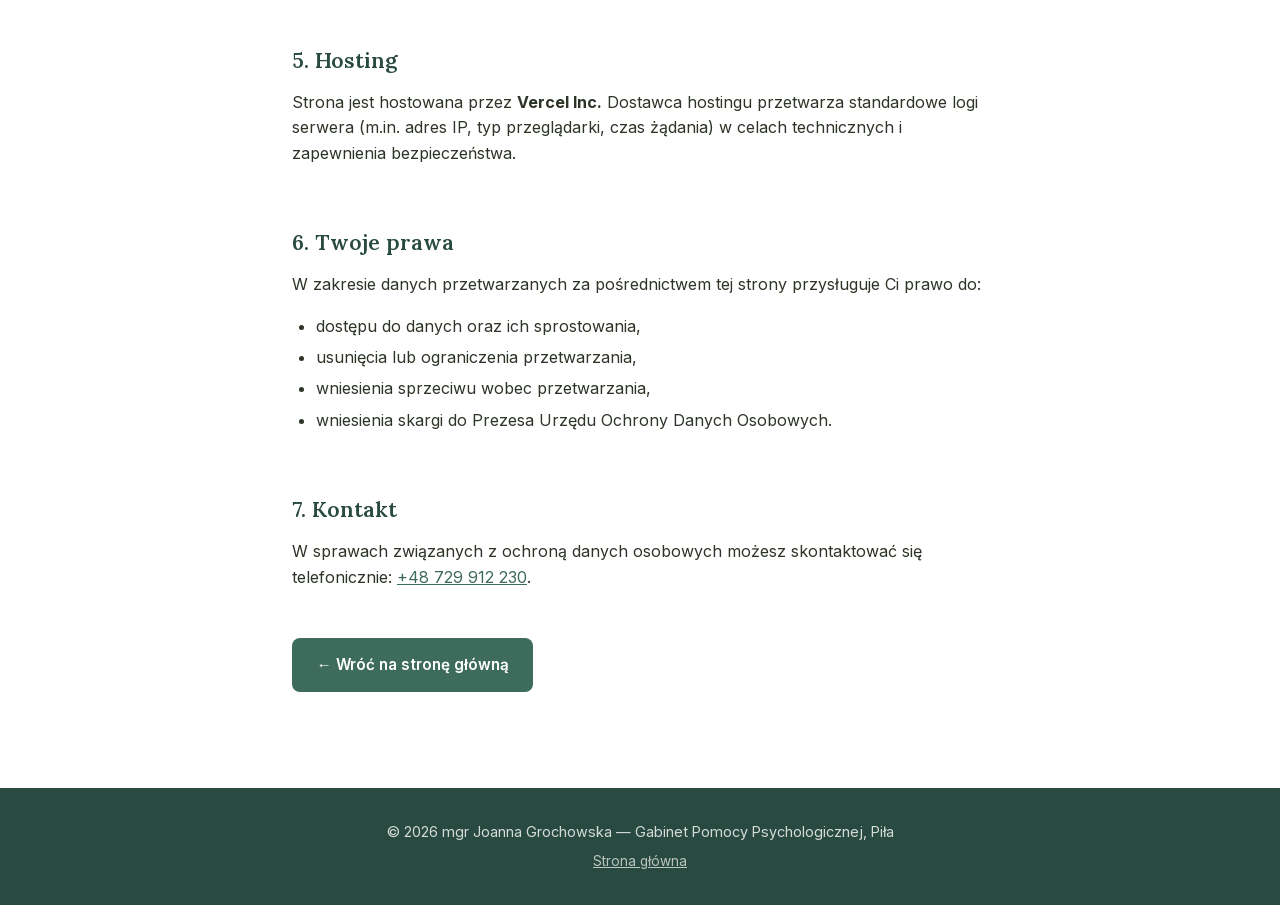
<file: polityka-prywatnosci.html>
<!DOCTYPE html>
<html lang="pl">
<head>
  <meta charset="UTF-8">
  <meta name="viewport" content="width=device-width, initial-scale=1.0">
  <title>Polityka prywatności – Psycholog Piła, mgr Joanna Grochowska</title>
  <meta name="description" content="Polityka prywatności strony pilapsycholog.pl — pliki cookie, Google Analytics i mapa Google zgodnie z RODO.">
  <link rel="canonical" href="https://pilapsycholog.pl/polityka-prywatnosci.html">
  <meta name="robots" content="noindex, follow">
  <meta name="theme-color" content="#3d6b5c">
  <meta name="format-detection" content="telephone=yes">

  <link rel="icon" href="favicon.ico?v=1" sizes="any">
  <link rel="icon" type="image/svg+xml" href="favicon.svg?v=1">
  <link rel="icon" type="image/png" sizes="32x32" href="favicon-32x32.png?v=1">
  <link rel="apple-touch-icon" sizes="180x180" href="apple-touch-icon.png?v=1">


  <link rel="stylesheet" href="css/styles.css?v=20">
  <script>document.documentElement.classList.add('js');</script>

  <style>
    .legal { max-width: 760px; margin: 0 auto; padding: var(--space-lg) var(--space-md) var(--space-xl); }
    .legal h1 { margin-bottom: var(--space-sm); }
    .legal h2 { margin: var(--space-lg) 0 var(--space-sm); font-size: 1.35rem; }
    .legal p { margin-bottom: var(--space-sm); }
    .legal ul { list-style: disc; padding-left: 1.5rem; margin-bottom: var(--space-sm); }
    .legal li { margin-bottom: 0.35rem; }
    .legal a { color: var(--color-primary); text-decoration: underline; }
    /* .legal a ma wyzsza wage niz .btn--primary z arkusza, wiec bez tego wyjatku
       przycisk dostawal kolor tekstu rowny swojemu tlu — bylo go dokladnie nie widac. */
    .legal a.btn { color: #fff; text-decoration: none; }
    .legal a.btn:hover { color: #fff; }
    .legal__updated { color: var(--color-text-light); font-size: 0.9rem; margin-bottom: var(--space-md); }
    .legal__back { display: inline-block; margin-top: var(--space-md); }
  </style>

  <!-- Google Analytics 4 — RODO: skrypt Google wczytuje się DOPIERO po zgodzie.
       Bez zgody przeglądarka nie nawiązuje żadnego połączenia z serwerami Google. -->
  <script>
    window.dataLayer = window.dataLayer || [];
    function gtag(){dataLayer.push(arguments);}

    // Consent Mode v2 — domyślnie wszystko odmowa.
    gtag('consent', 'default', {
      'ad_storage': 'denied',
      'ad_user_data': 'denied',
      'ad_personalization': 'denied',
      'analytics_storage': 'denied'
    });

    gtag('js', new Date());
    gtag('config', 'G-FDWGPE3CQD', { 'anonymize_ip': true });

    // Dociąga gtag.js. Polecenia powyżej czekają w dataLayer i wykonają się
    // dopiero po wczytaniu — dlatego można je kolejkować przed pobraniem skryptu.
    window.wczytajGoogleAnalytics = function () {
      if (window.__gaWczytany) return;
      window.__gaWczytany = true;
      var s = document.createElement('script');
      s.async = true;
      s.src = 'https://www.googletagmanager.com/gtag/js?id=G-FDWGPE3CQD';
      document.head.appendChild(s);
    };

    // Zgoda z poprzedniej wizyty — wczytaj od razu, bez czekania na baner.
    try {
      if (localStorage.getItem('cookies-consent-v2') === 'accepted') {
        gtag('consent', 'update', {
          'analytics_storage': 'granted',
          'ad_storage': 'denied',
          'ad_user_data': 'denied',
          'ad_personalization': 'denied'
        });
        window.wczytajGoogleAnalytics();
      }
    } catch (e) { /* localStorage zablokowany — zostaje odmowa */ }
  </script>
</head>
<body>
  <a class="skip-link" href="#main">Przejdź do treści</a>

  <header class="header">
    <nav class="nav container">
      <a class="nav__logo" href="index.html">
        mgr Joanna Grochowska
        <small>Gabinet Pomocy Psychologicznej · Piła</small>
      </a>
      <a class="btn btn--primary" href="index.html">← Strona główna</a>
    </nav>
  </header>

  <main id="main">
    <article class="legal">
      <h1>Polityka prywatności</h1>
      <p class="legal__updated">Ostatnia aktualizacja: 23 lipca 2026</p>

      <h2>1. Administrator danych</h2>
      <p>Administratorem danych osobowych jest <strong>mgr Joanna Grochowska</strong>, prowadząca Gabinet Pomocy Psychologicznej pod adresem: Al. Wojska Polskiego 49b, pokój 124, 64-920 Piła. Kontakt: <a href="tel:+48729912230">+48 729 912 230</a>.</p>

      <h2>2. Charakter strony</h2>
      <p>Strona <strong>pilapsycholog.pl</strong> ma charakter informacyjny (wizytówka gabinetu). Nie zawiera formularzy zbierających dane osobowe i nie prowadzi sprzedaży online.</p>
      <ul>
        <li>Kontakt z gabinetem odbywa się <strong>telefonicznie</strong> — kliknięcie numeru nie przekazuje nam żadnych Twoich danych.</li>
        <li>Rezerwacja wizyty online odbywa się w osobnym systemie pod adresem <a href="https://psychoterapeuta-pila.pl/rezerwacja.html" target="_blank" rel="noopener">psychoterapeuta-pila.pl</a>, który posiada własną politykę prywatności.</li>
      </ul>

      <h2>3. Pliki cookie i Google Analytics</h2>
      <p>Strona wykorzystuje <strong>Google Analytics 4</strong> do anonimowej analizy ruchu — narzędzie używa plików cookie do zliczania odwiedzin, źródeł ruchu oraz podstawowych interakcji. Adres IP jest maskowany (anonimizowany), a dane są zagregowane i nie pozwalają na identyfikację konkretnej osoby.</p>
      <p>Statystyki zbierane są <strong>wyłącznie za Twoją zgodą</strong>. Przy pierwszej wizycie strona wyświetla baner z wyborem „Akceptuję" / „Tylko niezbędne". Do czasu wyrażenia zgody (oraz po wybraniu „Tylko niezbędne") Google Analytics pozostaje wyłączone i nie zapisuje żadnych plików cookie. Twój wybór jest zapamiętywany w pamięci przeglądarki (localStorage) i możesz go w każdej chwili wycofać, czyszcząc dane tej witryny w ustawieniach przeglądarki.</p>
      <p>Śledzenie możesz też wyłączyć, blokując pliki cookie w przeglądarce lub instalując wtyczkę <a href="https://tools.google.com/dlpage/gaoptout" target="_blank" rel="noopener">Google Analytics Opt-out</a>. Strona <strong>nie</strong> używa cookies do reklam, personalizacji ani profilowania.</p>

      <h2>4. Mapa Google</h2>
      <p>W sekcji „Kontakt" dostępna jest interaktywna mapa Google (dostawca: <strong>Google Ireland Limited</strong>, Gordon House, Barrow Street, Dublin 4, Irlandia) pokazująca lokalizację gabinetu.</p>
      <p><strong>Mapa nie ładuje się automatycznie.</strong> Do czasu wyrażenia zgody w jej miejscu wyświetlana jest zaślepka z adresem gabinetu, a przeglądarka nie nawiązuje żadnego połączenia z serwerami Google. Mapa zostaje wczytana dopiero po kliknięciu „Akceptuję" w banerze cookie albo przycisku „Pokaż mapę" na samej zaślepce.</p>
      <p>Po wczytaniu mapy Google otrzymuje Twój adres IP, informacje o przeglądarce i urządzeniu oraz może zapisać własne pliki cookie. Może się to wiązać z przekazaniem danych poza Europejski Obszar Gospodarczy, na zasadach opisanych w <a href="https://policies.google.com/privacy" target="_blank" rel="noopener">polityce prywatności Google</a>. Podstawą prawną jest Twoja zgoda (art. 6 ust. 1 lit. a RODO), którą możesz wycofać w każdej chwili, czyszcząc dane tej witryny w ustawieniach przeglądarki.</p>

      <h2>5. Hosting</h2>
      <p>Strona jest hostowana przez <strong>Vercel Inc.</strong> Dostawca hostingu przetwarza standardowe logi serwera (m.in. adres IP, typ przeglądarki, czas żądania) w celach technicznych i zapewnienia bezpieczeństwa.</p>

      <h2>6. Twoje prawa</h2>
      <p>W zakresie danych przetwarzanych za pośrednictwem tej strony przysługuje Ci prawo do:</p>
      <ul>
        <li>dostępu do danych oraz ich sprostowania,</li>
        <li>usunięcia lub ograniczenia przetwarzania,</li>
        <li>wniesienia sprzeciwu wobec przetwarzania,</li>
        <li>wniesienia skargi do Prezesa Urzędu Ochrony Danych Osobowych.</li>
      </ul>

      <h2>7. Kontakt</h2>
      <p>W sprawach związanych z ochroną danych osobowych możesz skontaktować się telefonicznie: <a href="tel:+48729912230">+48 729 912 230</a>.</p>

      <a class="btn btn--primary legal__back" href="index.html">← Wróć na stronę główną</a>
    </article>
  </main>

  <footer class="footer">
    <div class="container">
      <p>&copy; <span id="year">2026</span> mgr Joanna Grochowska — Gabinet Pomocy Psychologicznej, Piła</p>
      <p class="footer__legal"><a href="index.html">Strona główna</a></p>
    </div>
  </footer>

  <!-- ============== BANER COOKIES (Consent Mode v2) ============== -->
  <div class="cookie-banner" role="dialog" aria-label="Informacja o plikach cookies">
    <p>Strona używa niezbędnych cookies technicznych oraz — za Twoją zgodą — <strong>Google Analytics</strong> do anonimowych statystyk odwiedzin. Zgoda obejmuje też <strong>mapę Google</strong> w sekcji kontakt. Szczegóły powyżej.</p>
    <div class="cookie-banner__actions">
      <button class="cookie-banner__btn cookie-banner__btn--accept" type="button" data-cookie-action="accept">Akceptuję</button>
      <button class="cookie-banner__btn cookie-banner__btn--reject" type="button" data-cookie-action="reject">Tylko niezbędne</button>
    </div>
  </div>

  <script src="js/script.js?v=9"></script>
</body>
</html>
</file>
<file: css/styles.css>
/* === KROJE PISMA (lokalnie, bez Google) — start ===
   Wygenerowane automatycznie — pliki .woff2 leza w katalogu fonts/.
   Powod: wczytywanie z fonts.gstatic.com wysylalo adres IP odwiedzajacego
   do Google, zanim ktokolwiek wyrazil zgode (RODO). */

@font-face {
  font-family: 'Inter';
  font-style: normal;
  font-weight: 400 700;
  font-display: swap;
  src: url('../fonts/inter-latin.woff2') format('woff2');
  unicode-range: U+0000-00FF, U+0131, U+0152-0153, U+02BB-02BC, U+02C6, U+02DA, U+02DC, U+0304, U+0308, U+0329, U+2000-206F, U+20AC, U+2122, U+2191, U+2193, U+2212, U+2215, U+FEFF, U+FFFD;
}

@font-face {
  font-family: 'Inter';
  font-style: normal;
  font-weight: 400 700;
  font-display: swap;
  src: url('../fonts/inter-latin-ext.woff2') format('woff2');
  unicode-range: U+0100-02BA, U+02BD-02C5, U+02C7-02CC, U+02CE-02D7, U+02DD-02FF, U+0304, U+0308, U+0329, U+1D00-1DBF, U+1E00-1E9F, U+1EF2-1EFF, U+2020, U+20A0-20AB, U+20AD-20C0, U+2113, U+2C60-2C7F, U+A720-A7FF;
}

@font-face {
  font-family: 'Lora';
  font-style: normal;
  font-weight: 500 700;
  font-display: swap;
  src: url('../fonts/lora-latin.woff2') format('woff2');
  unicode-range: U+0000-00FF, U+0131, U+0152-0153, U+02BB-02BC, U+02C6, U+02DA, U+02DC, U+0304, U+0308, U+0329, U+2000-206F, U+20AC, U+2122, U+2191, U+2193, U+2212, U+2215, U+FEFF, U+FFFD;
}

@font-face {
  font-family: 'Lora';
  font-style: normal;
  font-weight: 500 700;
  font-display: swap;
  src: url('../fonts/lora-latin-ext.woff2') format('woff2');
  unicode-range: U+0100-02BA, U+02BD-02C5, U+02C7-02CC, U+02CE-02D7, U+02DD-02FF, U+0304, U+0308, U+0329, U+1D00-1DBF, U+1E00-1E9F, U+1EF2-1EFF, U+2020, U+20A0-20AB, U+20AD-20C0, U+2113, U+2C60-2C7F, U+A720-A7FF;
}

/* === KROJE PISMA — koniec === */

:root {
  /* Paleta — szałwiowa zieleń + terakota, celowo inna niż na psychoterapeuta-pila.pl */
  --color-primary: #3d6b5c;
  --color-primary-dark: #294a40;
  --color-primary-light: #5a8b7a;
  --color-accent: #c17a52;
  --color-accent-dark: #9c5f3d;
  /* Wariant akcentu pod kontrast WCAG AA — samo --color-accent z białym
     napisem daje 3.4:1, a przy tej wielkości pisma potrzeba min. 4.5:1. */
  --color-accent-btn: #a5613b;  /* 4.80:1 z bielą */
  --color-accent-on-dark: #d7a88e;  /* 4.60:1 na ciemnozielonym tle sekcji */
  --color-bg: #ffffff;
  --color-bg-alt: #f6f4f0;
  --color-text: #2d3428;
  --color-text-light: #6b6f63;
  --color-border: #e4e1d8;

  --font-serif: 'Lora', Georgia, 'Times New Roman', serif;
  --font-sans: 'Inter', -apple-system, BlinkMacSystemFont, 'Segoe UI', Roboto, sans-serif;

  --space-xs: 0.5rem;
  --space-sm: 1rem;
  --space-md: 2rem;
  --space-lg: 4rem;
  --space-xl: 6rem;

  --max-width: 1100px;
  --header-height: 76px;

  --shadow-sm: 0 1px 2px rgba(0,0,0,0.05);
  --shadow-md: 0 4px 12px rgba(0,0,0,0.08);
  --shadow-lg: 0 12px 32px rgba(0,0,0,0.10);
  --transition: all 0.2s ease;
  --radius: 12px;
}

*, *::before, *::after { box-sizing: border-box; margin: 0; padding: 0; }

html {
  font-family: var(--font-sans);
  color: var(--color-text);
  line-height: 1.6;
  -webkit-font-smoothing: antialiased;
  scroll-behavior: smooth;
  scroll-padding-top: 100px;
}

body { background: var(--color-bg); min-height: 100vh; }
img { max-width: 100%; height: auto; display: block; }
a { color: var(--color-primary); text-decoration: none; transition: var(--transition); }
a:hover { color: var(--color-primary-dark); }
ul { list-style: none; }

h1, h2, h3, h4 {
  font-family: var(--font-serif);
  font-weight: 600;
  line-height: 1.2;
  color: var(--color-primary-dark);
}
h1 { font-size: clamp(1.9rem, 4.2vw, 2.6rem); }
h2 { font-size: clamp(1.75rem, 4vw, 2.25rem); }
h3 { font-size: clamp(1.1rem, 3vw, 1.35rem); }

.skip-link {
  position: absolute;
  left: -999px;
  top: 0;
  background: var(--color-primary-dark);
  color: #fff;
  padding: 0.75rem 1.25rem;
  z-index: 200;
}
.skip-link:focus { left: 0; }

.sr-only {
  position: absolute;
  width: 1px;
  height: 1px;
  padding: 0;
  margin: -1px;
  overflow: hidden;
  clip: rect(0, 0, 0, 0);
  white-space: nowrap;
  border: 0;
}

.container { max-width: var(--max-width); margin: 0 auto; padding: 0 var(--space-md); }

.header {
  position: sticky;
  top: 0;
  background: #fff;
  border-bottom: 1px solid var(--color-border);
  z-index: 100;
}
.nav {
  display: flex;
  align-items: center;
  justify-content: space-between;
  height: var(--header-height);
  gap: var(--space-md);
}
.nav__logo {
  font-family: var(--font-serif);
  font-size: 1.1rem;
  font-weight: 600;
  color: var(--color-primary-dark);
  line-height: 1.2;
}
.nav__logo small {
  display: block;
  font-family: var(--font-sans);
  font-size: 0.7rem;
  font-weight: 400;
  color: var(--color-text-light);
  letter-spacing: 0.03em;
  margin-top: 2px;
}
.nav__menu { display: flex; align-items: center; gap: var(--space-md); }
.nav__link { color: var(--color-text); font-weight: 500; padding: 0.5rem 0; }
.nav__toggle {
  display: none;
  background: none;
  border: none;
  cursor: pointer;
  font-size: 1.5rem;
  color: var(--color-primary-dark);
  /* Bez tego przycisk mial rozmiar samego znaku (21x29 px) — ponizej
     progu 24x24 z WCAG 2.5.8 i sporo ponizej zalecanych 44x44. */
  min-width: 44px;
  min-height: 44px;
  align-items: center;
  justify-content: center;
}

.btn {
  display: inline-flex;
  align-items: center;
  gap: 0.5rem;
  padding: 0.8rem 1.4rem;
  border-radius: 8px;
  font-weight: 600;
  font-size: 0.95rem;
  cursor: pointer;
  border: 2px solid transparent;
  transition: var(--transition);
  white-space: nowrap;
}
.btn--primary { background: var(--color-primary); color: #fff; }
.btn--primary:hover { background: var(--color-primary-dark); color: #fff; }
.btn--outline { background: transparent; color: var(--color-primary); border-color: var(--color-primary); }
.btn--outline:hover { background: var(--color-primary); color: #fff; }

.hero__cta {
  display: flex;
  gap: var(--space-sm);
  justify-content: center;
  flex-wrap: wrap;
  margin-top: var(--space-sm);
}

.slider {
  position: relative;
  height: calc(100vh - var(--header-height));
  min-height: 480px;
  max-height: 820px;
  overflow: hidden;
  background: var(--color-primary-dark);
}
.slider__track { height: 100%; }
.slide {
  position: absolute;
  inset: 0;
  opacity: 0;
  transition: opacity 0.9s ease;
  pointer-events: none;
}
.slide--active {
  opacity: 1;
  pointer-events: auto;
  z-index: 1;
}
.slide picture, .slide img {
  width: 100%;
  height: 100%;
  object-fit: cover;
}
.slide picture {
  display: block;
  transform: scale(1.3);
  will-change: transform;
}
@media (prefers-reduced-motion: reduce) {
  .slide picture { transform: none; }
}
.slide__overlay {
  position: absolute;
  inset: 0;
  background: linear-gradient(180deg, rgba(20,32,27,0.35) 0%, rgba(20,32,27,0.65) 100%);
}
.slide__caption {
  position: absolute;
  left: 0;
  right: 0;
  bottom: 0;
  top: 0;
  display: flex;
  flex-direction: column;
  justify-content: center;
  align-items: center;
  text-align: center;
  color: #fff;
  padding: 0 var(--space-md);
}
.slide__caption .slide__title {
  font-family: var(--font-serif);
  font-weight: 600;
  line-height: 1.2;
  color: #fff;
  font-size: clamp(1.75rem, 4.5vw, 3rem);
  max-width: 780px;
  text-shadow: 0 2px 12px rgba(0,0,0,0.35);
}
.slide__caption p:not(.slide__title) {
  font-size: clamp(1rem, 2.2vw, 1.25rem);
  max-width: 620px;
  margin: var(--space-sm) 0 var(--space-md);
  color: rgba(255,255,255,0.92);
  text-shadow: 0 1px 8px rgba(0,0,0,0.35);
}
.btn--accent { background: var(--color-accent-btn); color: #fff; }
.btn--accent:hover { background: var(--color-accent-dark); color: #fff; }
.btn--ghost-light {
  background: rgba(255,255,255,0.12);
  color: #fff;
  border-color: rgba(255,255,255,0.75);
  backdrop-filter: blur(2px);
}
.btn--ghost-light:hover { background: #fff; color: var(--color-primary-dark); border-color: #fff; }

.slide__cta {
  display: flex;
  gap: var(--space-sm);
  justify-content: center;
  flex-wrap: wrap;
}

.slider__arrow {
  position: absolute;
  top: 50%;
  transform: translateY(-50%);
  z-index: 2;
  background: rgba(255,255,255,0.15);
  border: none;
  color: #fff;
  width: 48px;
  height: 48px;
  border-radius: 50%;
  font-size: 1.8rem;
  line-height: 1;
  cursor: pointer;
  transition: var(--transition);
  display: flex;
  align-items: center;
  justify-content: center;
  padding-bottom: 4px;
}
.slider__arrow:hover { background: rgba(255,255,255,0.3); }
.slider__arrow--prev { left: var(--space-sm); }
.slider__arrow--next { right: var(--space-sm); }

.slider__dot::after {
  content: '';
  position: absolute;
  inset: -12px;
}

.slider__dots {
  position: absolute;
  bottom: var(--space-md);
  left: 50%;
  transform: translateX(-50%);
  z-index: 2;
  display: flex;
  gap: 10px;
}
.slider__dot {
  width: 11px;
  height: 11px;
  border-radius: 50%;
  border: 2px solid rgba(255,255,255,0.85);
  background: transparent;
  cursor: pointer;
  /* Kropka zostaje mala wizualnie, pole trafienia palcem ~35px. */
  position: relative;
  padding: 0;
  transition: var(--transition);
}
.slider__dot--active { background: #fff; }

.js .reveal {
  opacity: 0;
  transform: translateY(24px);
  transition: opacity 0.7s ease, transform 0.7s ease;
  will-change: opacity, transform;
}
.js .reveal.is-visible { opacity: 1; transform: none; }
@media (prefers-reduced-motion: reduce) {
  .js .reveal { opacity: 1; transform: none; transition: none; }
}

.stats-bar {
  background: var(--color-primary-dark);
  color: #fff;
  padding: var(--space-md) 0;
}
.stats-bar__inner {
  display: grid;
  grid-template-columns: repeat(4, 1fr);
  gap: var(--space-md);
  text-align: center;
}
.stat { display: flex; flex-direction: column; gap: 0.2rem; }
.stat__value {
  font-family: var(--font-serif);
  font-size: clamp(1.75rem, 4vw, 2.5rem);
  font-weight: 600;
  /* liczby stoją na ciemnozielonym tle — tam zwykły akcent dawał 2.87:1 */
  color: var(--color-accent-on-dark);
  line-height: 1.1;
}
.stat__label { font-size: 0.9rem; color: rgba(255,255,255,0.82); }

.problems {
  display: flex;
  flex-wrap: wrap;
  gap: 0.6rem;
  justify-content: center;
  max-width: 880px;
  margin: 0 auto;
}
.problems li {
  background: var(--color-bg-alt);
  border: 1px solid var(--color-border);
  border-radius: 999px;
  padding: 0.6rem 1.1rem;
  font-size: 0.98rem;
  color: var(--color-text);
  transition: var(--transition);
}
.problems li:hover {
  background: var(--color-primary);
  border-color: var(--color-primary);
  color: #fff;
  transform: translateY(-2px);
}

.quote-band {
  background: var(--color-primary);
  color: #fff;
  padding: var(--space-lg) 0;
  text-align: center;
}
.quote { margin: 0; }
.quote p {
  font-family: var(--font-serif);
  font-size: clamp(1.4rem, 3.5vw, 2.1rem);
  font-style: italic;
  color: #fff;
  max-width: 720px;
  margin: 0 auto;
  line-height: 1.4;
}
.quote p::before { content: "\201E"; color: var(--color-accent); }
.quote p::after { content: "\201D"; color: var(--color-accent); }

.faq { max-width: 800px; margin: 0 auto; display: flex; flex-direction: column; gap: 0.6rem; }
.faq__item {
  background: #fff;
  border: 1px solid var(--color-border);
  border-radius: var(--radius);
  overflow: hidden;
  transition: var(--transition);
}
.faq__item[open] { border-color: var(--color-primary-light); box-shadow: var(--shadow-sm); }
.faq__item summary {
  cursor: pointer;
  padding: 1rem 3rem 1rem 1.25rem;
  font-weight: 600;
  color: var(--color-primary-dark);
  position: relative;
  list-style: none;
  transition: var(--transition);
}
.faq__item summary::-webkit-details-marker { display: none; }
.faq__item summary:hover { background: var(--color-bg-alt); }
.faq__item summary::after {
  content: "+";
  position: absolute;
  right: 1.25rem;
  top: 50%;
  transform: translateY(-50%);
  font-size: 1.5rem;
  font-weight: 400;
  color: var(--color-accent);
  transition: var(--transition);
  line-height: 1;
}
.faq__item[open] summary::after { content: "−"; }
.faq__answer { padding: 0 1.25rem 1.15rem; }
.faq__answer p { color: var(--color-text-light); }
.faq__answer a { color: var(--color-primary); font-weight: 600; }

.contact-link {
  display: inline-block;
  margin-top: 0.4rem;
  color: var(--color-primary);
  font-weight: 600;
  font-size: 0.95rem;
}

.call-fab {
  position: fixed;
  right: 1rem;
  bottom: 1rem;
  z-index: 120;
  display: none;
  align-items: center;
  gap: 0.5rem;
  background: var(--color-accent);
  color: #fff;
  font-weight: 600;
  padding: 0.85rem 1.25rem;
  border-radius: 999px;
  box-shadow: 0 8px 22px rgba(0,0,0,0.28);
}
.call-fab:hover { background: var(--color-accent-dark); color: #fff; }
@media (max-width: 768px) {
  .call-fab { display: inline-flex; }
  .stats-bar__inner { grid-template-columns: repeat(2, 1fr); gap: var(--space-sm); }
}

.reviews-grid {
  display: grid;
  grid-template-columns: repeat(auto-fit, minmax(min(260px, 100%), 1fr));
  gap: var(--space-md);
}
.review-card {
  background: var(--color-bg-alt);
  border: 1px solid var(--color-border);
  border-radius: var(--radius);
  padding: var(--space-md);
  margin: 0;
  display: flex;
  flex-direction: column;
  gap: var(--space-xs);
}
.review-card__stars { color: var(--color-accent); font-size: 1.1rem; letter-spacing: 0.15em; }
.review-card p { color: var(--color-text); font-style: italic; }
.review-card footer { color: var(--color-text-light); font-size: 0.9rem; margin-top: auto; padding-top: var(--space-xs); }

.reviews-band {
  background: linear-gradient(135deg, var(--color-primary) 0%, var(--color-primary-dark) 100%);
  color: #fff;
  padding: var(--space-lg) 0;
  text-align: center;
}
.reviews-band__inner { display: flex; flex-direction: column; align-items: center; gap: var(--space-sm); }
.reviews-band h2 { color: #fff; }
.reviews-band p { color: rgba(255,255,255,0.85); max-width: 560px; }
.reviews-band__stars { color: #f2c14e; font-size: 1.5rem; letter-spacing: 0.2em; }
.btn--light { background: #fff; color: var(--color-primary-dark); }
.btn--light:hover { background: var(--color-bg-alt); color: var(--color-primary-dark); }

.section { padding: var(--space-xl) 0; }
.section--alt { background: var(--color-bg-alt); }
.section__header { text-align: center; margin-bottom: var(--space-lg); }
.section__header h1::after,
.section__header h2::after {
  content: "";
  display: block;
  width: 56px;
  height: 3px;
  border-radius: 2px;
  background: var(--color-accent);
  margin: 0.75rem auto 0;
}
.section__lead {
  font-size: 1.05rem;
  color: var(--color-text-light);
  max-width: 620px;
  margin: var(--space-sm) auto 0;
}

.about {
  display: grid;
  grid-template-columns: 340px 1fr;
  gap: var(--space-lg);
  align-items: center;
  max-width: 960px;
  margin: 0 auto;
}
.about__photo {
  border-radius: var(--radius);
  overflow: hidden;
  box-shadow: var(--shadow-lg);
  aspect-ratio: 4 / 5;
}
.about__photo picture, .about__photo img {
  width: 100%;
  height: 100%;
  object-fit: cover;
}
.about__text { display: flex; flex-direction: column; gap: var(--space-sm); }
.about__text p { color: var(--color-text); font-size: 1.25rem; line-height: 1.75; }

@media (max-width: 768px) {
  .about { grid-template-columns: 1fr; gap: var(--space-md); }
  .about__photo { max-width: 300px; margin: 0 auto; }
}

.offer-grid {
  display: grid;
  grid-template-columns: repeat(auto-fit, minmax(min(240px, 100%), 1fr));
  gap: var(--space-md);
}
.offer-card {
  background: #fff;
  border: 1px solid var(--color-border);
  border-radius: var(--radius);
  padding: var(--space-md);
  transition: var(--transition);
}
.offer-card:hover {
  transform: translateY(-4px);
  box-shadow: var(--shadow-md);
  border-color: var(--color-primary-light);
}
.section--alt .offer-card { background: #fff; }
.offer-card__icon {
  display: inline-flex;
  align-items: center;
  justify-content: center;
  width: 52px;
  height: 52px;
  border-radius: 14px;
  background: rgba(61,107,92,0.08);
  font-size: 1.6rem;
  margin-bottom: var(--space-sm);
}
.offer-card h3 { margin-bottom: 0.5rem; }
.offer-card p { color: var(--color-text-light); font-size: 0.95rem; }

.badges {
  display: flex;
  flex-wrap: wrap;
  gap: var(--space-xs);
  margin-top: var(--space-xs);
}
.badge {
  background: rgba(193,122,82,0.1);
  border: 1px solid rgba(193,122,82,0.3);
  color: var(--color-accent-dark);
  font-size: 0.85rem;
  font-weight: 500;
  padding: 0.4rem 0.8rem;
  border-radius: 999px;
}

.steps {
  display: grid;
  grid-template-columns: repeat(auto-fit, minmax(min(220px, 100%), 1fr));
  gap: var(--space-md);
  max-width: 1000px;
  margin: 0 auto;
}
.step {
  text-align: center;
  padding: var(--space-md) var(--space-sm);
  position: relative;
}
.step__number {
  display: inline-flex;
  align-items: center;
  justify-content: center;
  width: 56px;
  height: 56px;
  border-radius: 50%;
  background: var(--color-primary);
  color: #fff;
  font-family: var(--font-serif);
  font-size: 1.5rem;
  font-weight: 600;
  margin-bottom: var(--space-sm);
  box-shadow: 0 6px 16px rgba(61,107,92,0.35);
}
.step h3 { margin-bottom: 0.5rem; }
.step p { color: var(--color-text-light); font-size: 0.95rem; }
.step p a { font-weight: 600; }

.contact-grid {
  display: grid;
  grid-template-columns: 1fr 1.15fr;
  gap: var(--space-lg);
  align-items: stretch;
  max-width: 1040px;
  margin: 0 auto;
}
.contact-info {
  background: var(--color-bg-alt);
  border: 1px solid var(--color-border);
  border-radius: var(--radius);
  padding: var(--space-md);
  display: flex;
  flex-direction: column;
  gap: var(--space-md);
}
.contact-item { display: flex; gap: var(--space-sm); align-items: flex-start; }
.contact-item__icon {
  flex-shrink: 0;
  display: inline-flex;
  align-items: center;
  justify-content: center;
  width: 44px;
  height: 44px;
  border-radius: 12px;
  background: rgba(61,107,92,0.1);
  font-size: 1.3rem;
}
.contact-item__body strong {
  display: block;
  font-family: var(--font-serif);
  color: var(--color-primary-dark);
  font-size: 1.05rem;
  margin-bottom: 0.15rem;
}
.contact-item__body p { color: var(--color-text); }
.contact-item__body a { color: var(--color-primary); font-weight: 600; }

.hours { display: flex; flex-direction: column; gap: 0.35rem; margin-top: 0.35rem; }
.hours li {
  display: flex;
  justify-content: space-between;
  /* bez zawijania para "dzien + godziny" wymuszala szerokosc kontenera */
  flex-wrap: wrap;
  gap: 0.25rem var(--space-sm);
  font-size: 0.95rem;
  color: var(--color-text);
  padding-bottom: 0.35rem;
  border-bottom: 1px dashed var(--color-border);
}
.hours li:last-child { border-bottom: 0; padding-bottom: 0; }
.hours li span:last-child { font-weight: 600; color: var(--color-primary-dark); white-space: nowrap; }
.hours__closed { color: var(--color-text-light) !important; font-weight: 500 !important; }

.contact-info__cta {
  margin-top: auto;
  display: flex;
  gap: var(--space-sm);
  flex-wrap: wrap;
}

.map-container {
  border-radius: var(--radius);
  overflow: hidden;
  box-shadow: var(--shadow-md);
  min-height: 340px;
  position: relative;
}
.map-container iframe {
  width: 100%;
  height: 100%;
  border: 0;
  display: block;
}

/* ── Zaślepka mapy (RODO) ──
   Przykrywa iframe do czasu zgody. Znika, gdy skrypt doda .is-map-loaded. */
.map-consent {
  position: absolute;
  inset: 0;
  display: flex;
  flex-direction: column;
  align-items: center;
  justify-content: center;
  gap: 0.5rem;
  padding: 2rem;
  text-align: center;
  background: var(--color-bg-alt);
  background-image:
    linear-gradient(var(--color-border) 1px, transparent 1px),
    linear-gradient(90deg, var(--color-border) 1px, transparent 1px);
  background-size: 44px 44px, 44px 44px;
}
.is-map-loaded .map-consent { display: none; }
.map-consent__pin { font-size: 2rem; line-height: 1; }
.map-consent__address {
  font-family: var(--font-serif);
  font-size: 1.125rem;
  font-weight: 600;
  color: var(--color-text);
  margin: 0;
}
.map-consent__note {
  font-size: 0.875rem;
  line-height: 1.5;
  color: var(--color-text-light);
  max-width: 42ch;
  margin: 0;
}
.map-consent__note a { color: var(--color-primary); }
.map-consent__btn {
  margin-top: 0.5rem;
  padding: 0.75rem 1.75rem;
  min-height: 44px;
  border: 0;
  border-radius: 100px;
  background: var(--color-primary);
  color: #fff;
  font-family: var(--font-sans);
  font-size: 1rem;
  font-weight: 600;
  cursor: pointer;
  transition: background 0.2s ease;
}
.map-consent__btn:hover { background: var(--color-primary-dark); }
.map-consent__btn:focus-visible { outline: 3px solid var(--color-accent); outline-offset: 2px; }

/* Na telefonach proporcja 16/12 daje za niski kontener i przycisk się przycinał —
   dopóki mapa nie jest wczytana, wymuszamy wysokość mieszczącą całą treść. */
@media (max-width: 700px) {
  /* aspect-ratio dziala w obie strony: przy proporcji 16/12 wymog 320px wysokosci
     wymuszal 427px SZEROKOSCI i rozpychal strone na kazdym telefonie. */
  .map-container:not(.is-map-loaded) { min-height: 320px; aspect-ratio: auto; }
  .map-consent { padding: 1.25rem; gap: 0.35rem; }
  .map-consent__pin { font-size: 1.6rem; }
  .map-consent__address { font-size: 1.05rem; }
  .map-consent__note { font-size: 0.82rem; line-height: 1.45; }
  .map-consent__btn { padding: 0.7rem 1.4rem; font-size: 0.95rem; }
}

@media (max-width: 768px) {
  /* minmax(0,…): przy samym 1fr kolumna nie schodzila ponizej szerokosci
     najdluzszego wiersza godzin i rozpychala strone na waskich telefonach. */
  .contact-grid { grid-template-columns: minmax(0, 1fr); gap: var(--space-md); }
  .contact-info__cta { justify-content: center; }
  .contact-info__cta .btn { flex: 1 1 100%; }
  .map-container { aspect-ratio: 16 / 12; min-height: 0; }
}

.footer {
  background: var(--color-primary-dark);
  color: rgba(255,255,255,0.8);
  padding: var(--space-md) 0;
  text-align: center;
  font-size: 0.9rem;
}

/* Hamburger wlaczal sie dopiero przy 700px, a poziome menu nie miesci sie
   juz od ok. 870px w dol — miedzy 701 a 860 px pozycja „O mnie" lamala sie
   na dwie linie i pasek wygladal na zepsuty (m.in. iPad pionowo 768 i 820 px).
   Prog podniesiony do 880px; reguly odstepow zostaja przy 700px. */
@media (max-width: 880px) {
  .nav__menu {
    display: none;
    position: absolute;
    top: 100%;
    left: 0;
    right: 0;
    background: #fff;
    flex-direction: column;
    align-items: flex-start;
    gap: var(--space-sm);
    padding: var(--space-sm) var(--space-md) var(--space-md);
    border-top: 1px solid var(--color-border);
    border-bottom: 1px solid var(--color-border);
    box-shadow: var(--shadow-md);
  }
  .nav__menu.active { display: flex; }
  .nav__toggle { display: inline-flex; }
}

@media (max-width: 700px) {
  .section, .hero { padding: var(--space-lg) 0; }
}

/* ============== Baner cookies (Consent Mode v2 / RODO) ============== */
.cookie-banner {
  position: fixed;
  left: 50%;
  bottom: var(--space-sm);
  transform: translate(-50%, 160%);
  width: min(640px, calc(100% - 2 * var(--space-sm)));
  /* przy position:fixed 100% potrafi byc szersze niz ekran, gdy dokument
     jest rozepchany — 100vw jest twardym ograniczeniem */
  max-width: calc(100vw - 2 * var(--space-sm));
  background: var(--color-bg);
  border: 1px solid var(--color-border);
  border-radius: var(--radius);
  box-shadow: var(--shadow-lg);
  padding: var(--space-sm) var(--space-md);
  z-index: 200;
  opacity: 0;
  visibility: hidden;
  transition: transform 0.35s ease, opacity 0.35s ease, visibility 0.35s;
}
.cookie-banner.is-visible {
  transform: translate(-50%, 0);
  opacity: 1;
  visibility: visible;
}
.cookie-banner p {
  font-size: 0.9rem;
  color: var(--color-text-light);
  margin-bottom: var(--space-sm);
  line-height: 1.55;
}
.cookie-banner a { color: var(--color-primary); text-decoration: underline; }
.cookie-banner__actions { display: flex; gap: var(--space-xs); flex-wrap: wrap; }
.cookie-banner__btn {
  flex: 1 1 auto;
  padding: 0.6rem 1.1rem;
  border-radius: 8px;
  font-family: var(--font-sans);
  font-size: 0.9rem;
  font-weight: 600;
  cursor: pointer;
  border: 1.5px solid transparent;
  transition: var(--transition);
}
.cookie-banner__btn--accept { background: var(--color-accent); color: #fff; }
.cookie-banner__btn--accept:hover { background: var(--color-accent-dark); }
.cookie-banner__btn--reject {
  background: transparent;
  color: var(--color-text-light);
  border-color: var(--color-border);
}
.cookie-banner__btn--reject:hover { border-color: var(--color-text-light); color: var(--color-text); }
.footer__legal { margin-top: 0.5rem; font-size: 0.85rem; }
.footer__legal a { color: inherit; opacity: 0.85; text-decoration: underline; }
@media (max-width: 480px) {
  .cookie-banner__btn { flex-basis: 100%; }
}

/* ── Bardzo waskie telefony: dlugie slowa nie moga rozpychac ukladu ──
   Przy 320px nieprzerywalne wyrazy ("Rachunkowosci", nazwiska w naglowkach)
   wychodzily poza kontener i byly przycinane. */
h1, h2, h3, h4, h5, h6,
.h1, .h2, .h3, .h4, .h5, .h6 {
  overflow-wrap: break-word;
}

/* ── Najwezsze telefony ──────────────────────────────────────────────
   Karta kontaktowa z paddingiem 2rem z obu stron zjadala 64 z 320 px,
   przez co tresc nie miescila sie w ekranie. */
@media (max-width: 380px) {
  .contact-info { padding: var(--space-sm); }
  .call-fab { right: 0.5rem; max-width: calc(100vw - 1rem); }
}

/* Naglowek polityki prywatnosci: logo + przycisk "Strona glowna" nie mieszcza
   sie obok siebie przy 320 px i przycisk wychodzil poza ekran. */
@media (max-width: 380px) {
  .nav {
    flex-wrap: wrap;
    height: auto;
    padding-top: 0.75rem;
    padding-bottom: 0.75rem;
    gap: var(--space-sm);
  }
}
</file>
